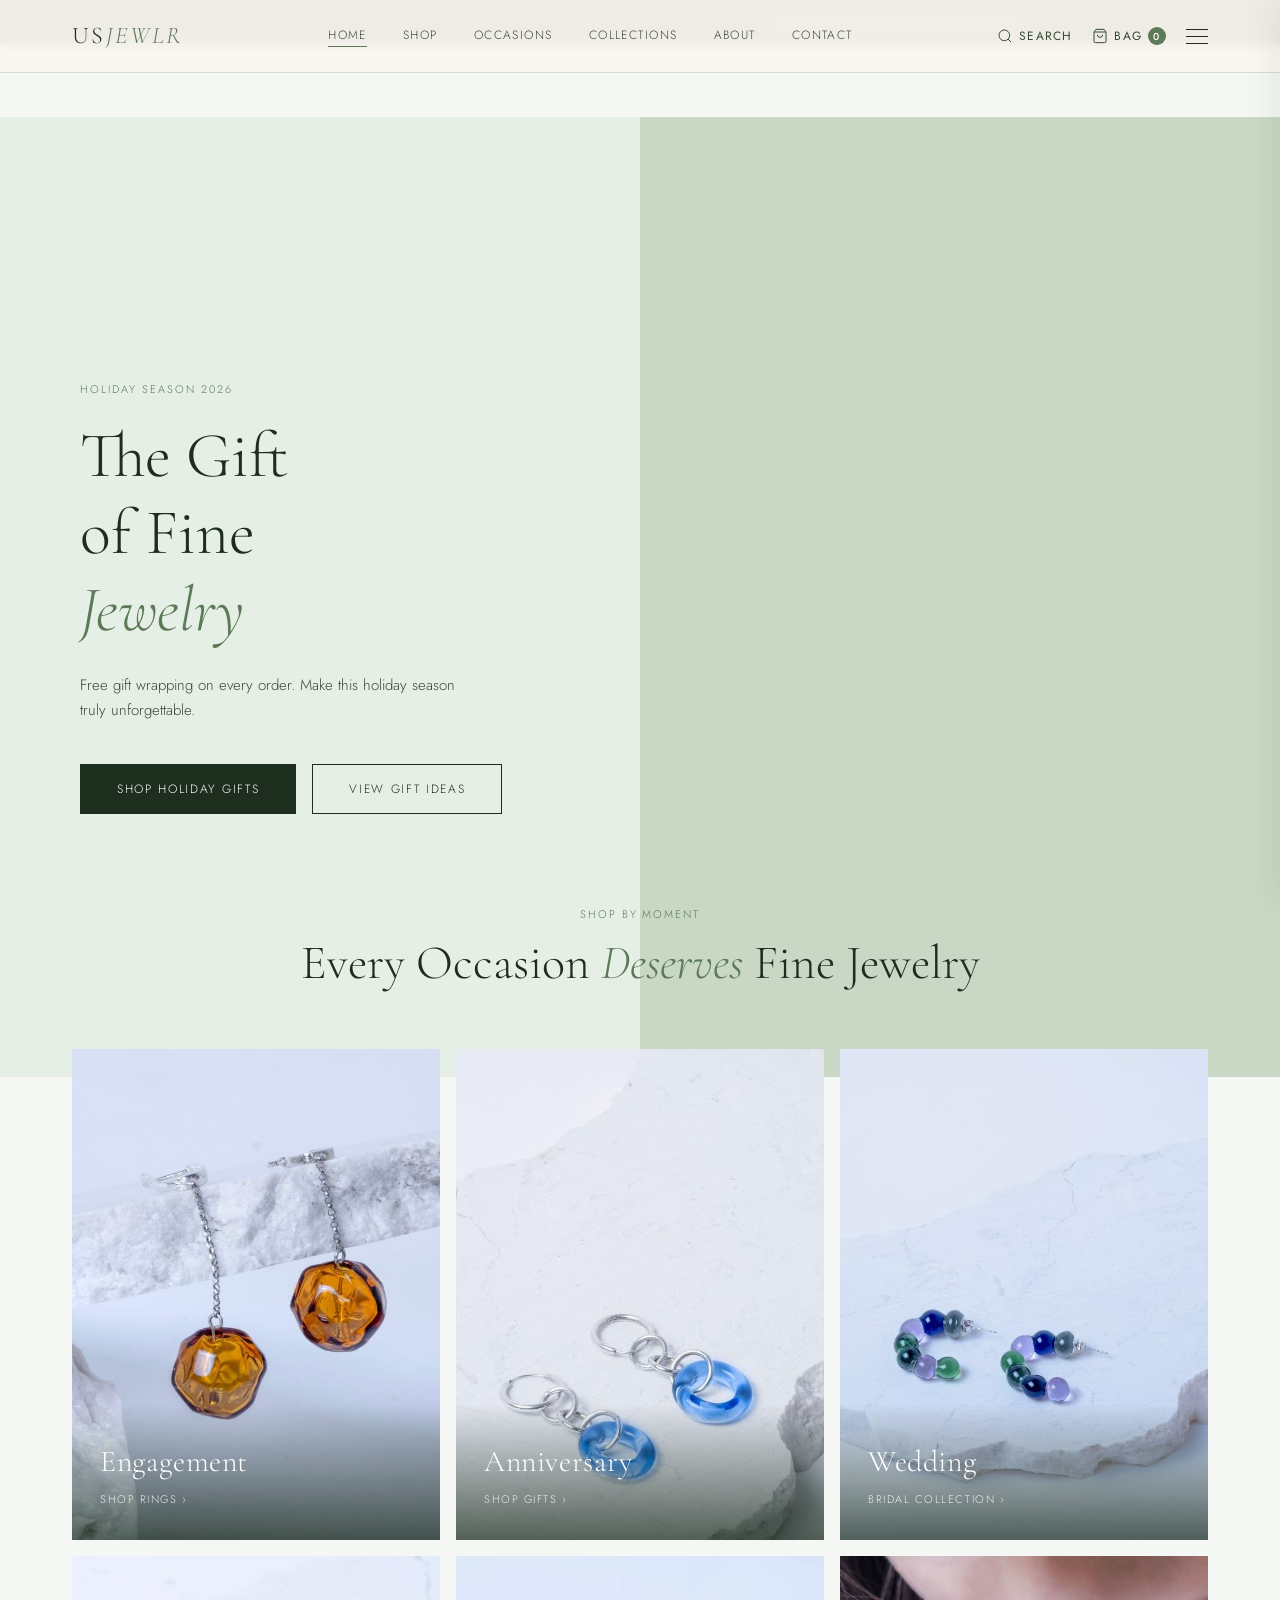
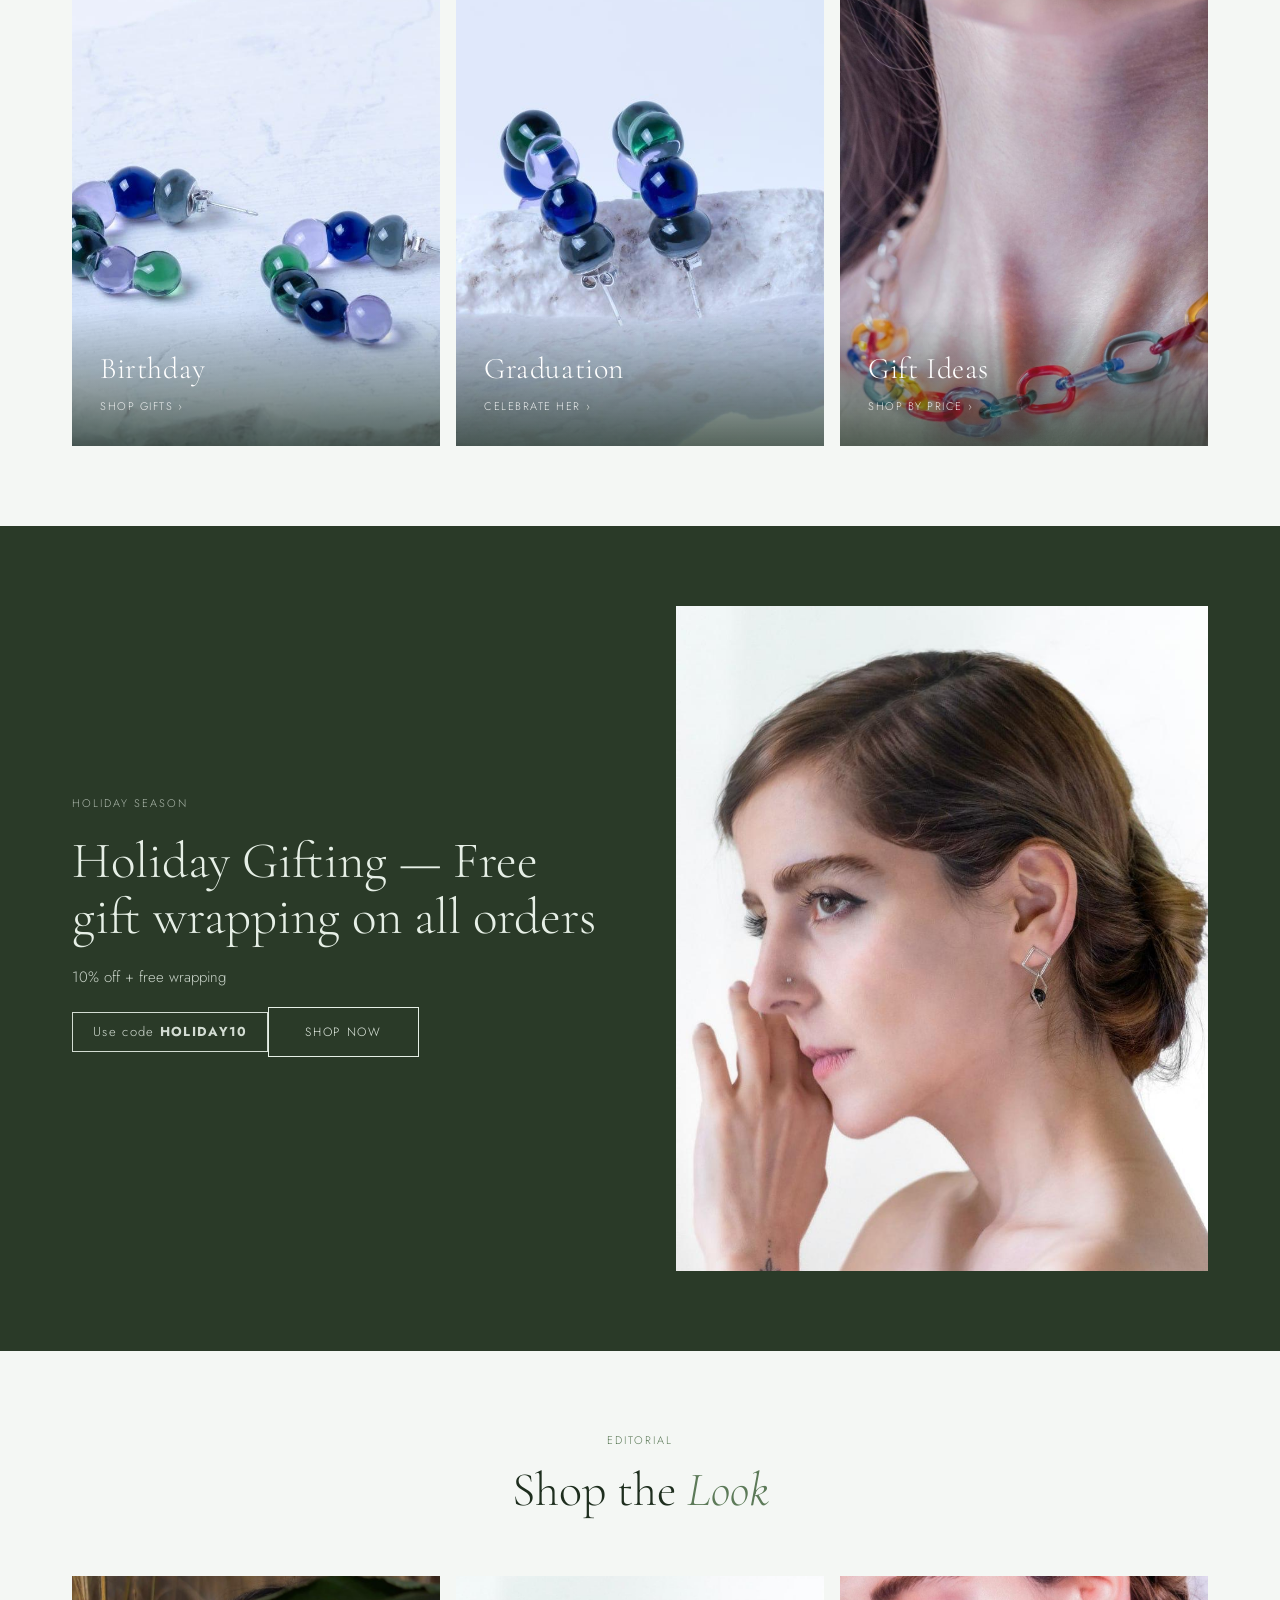
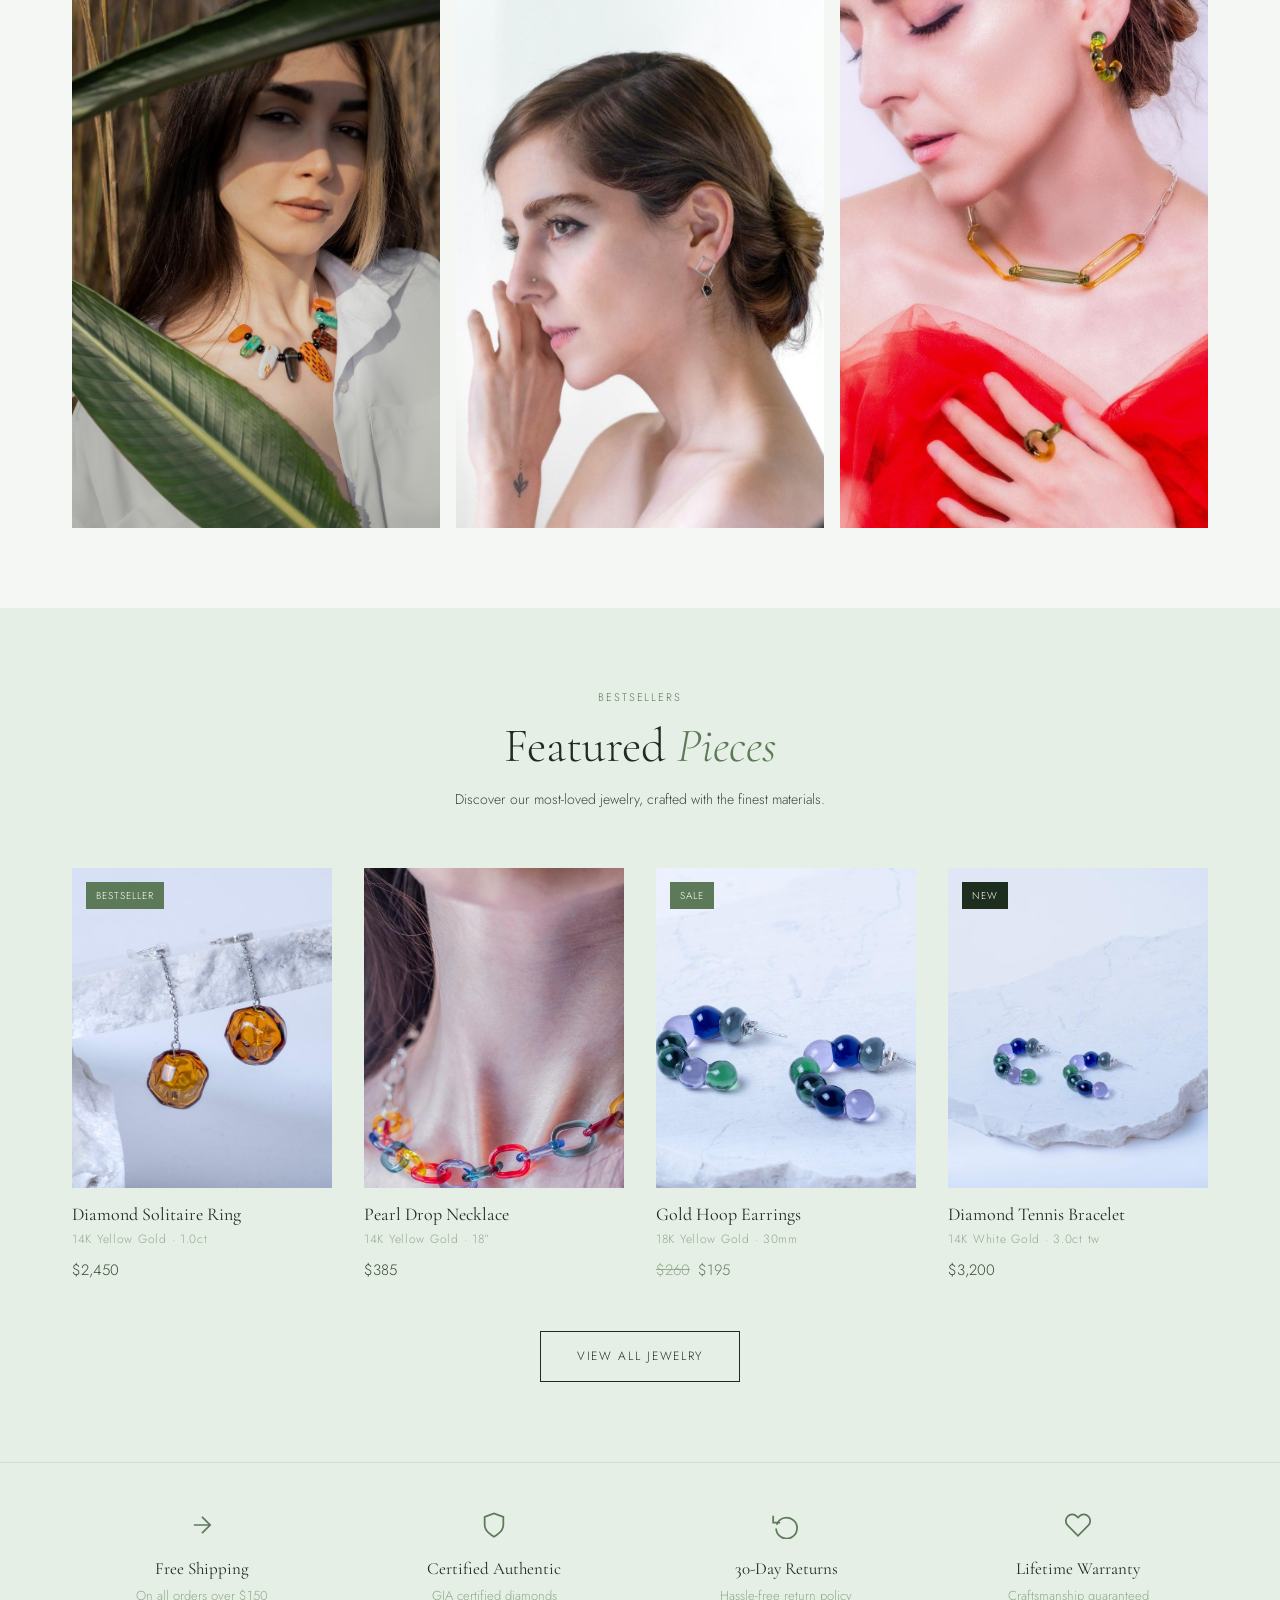
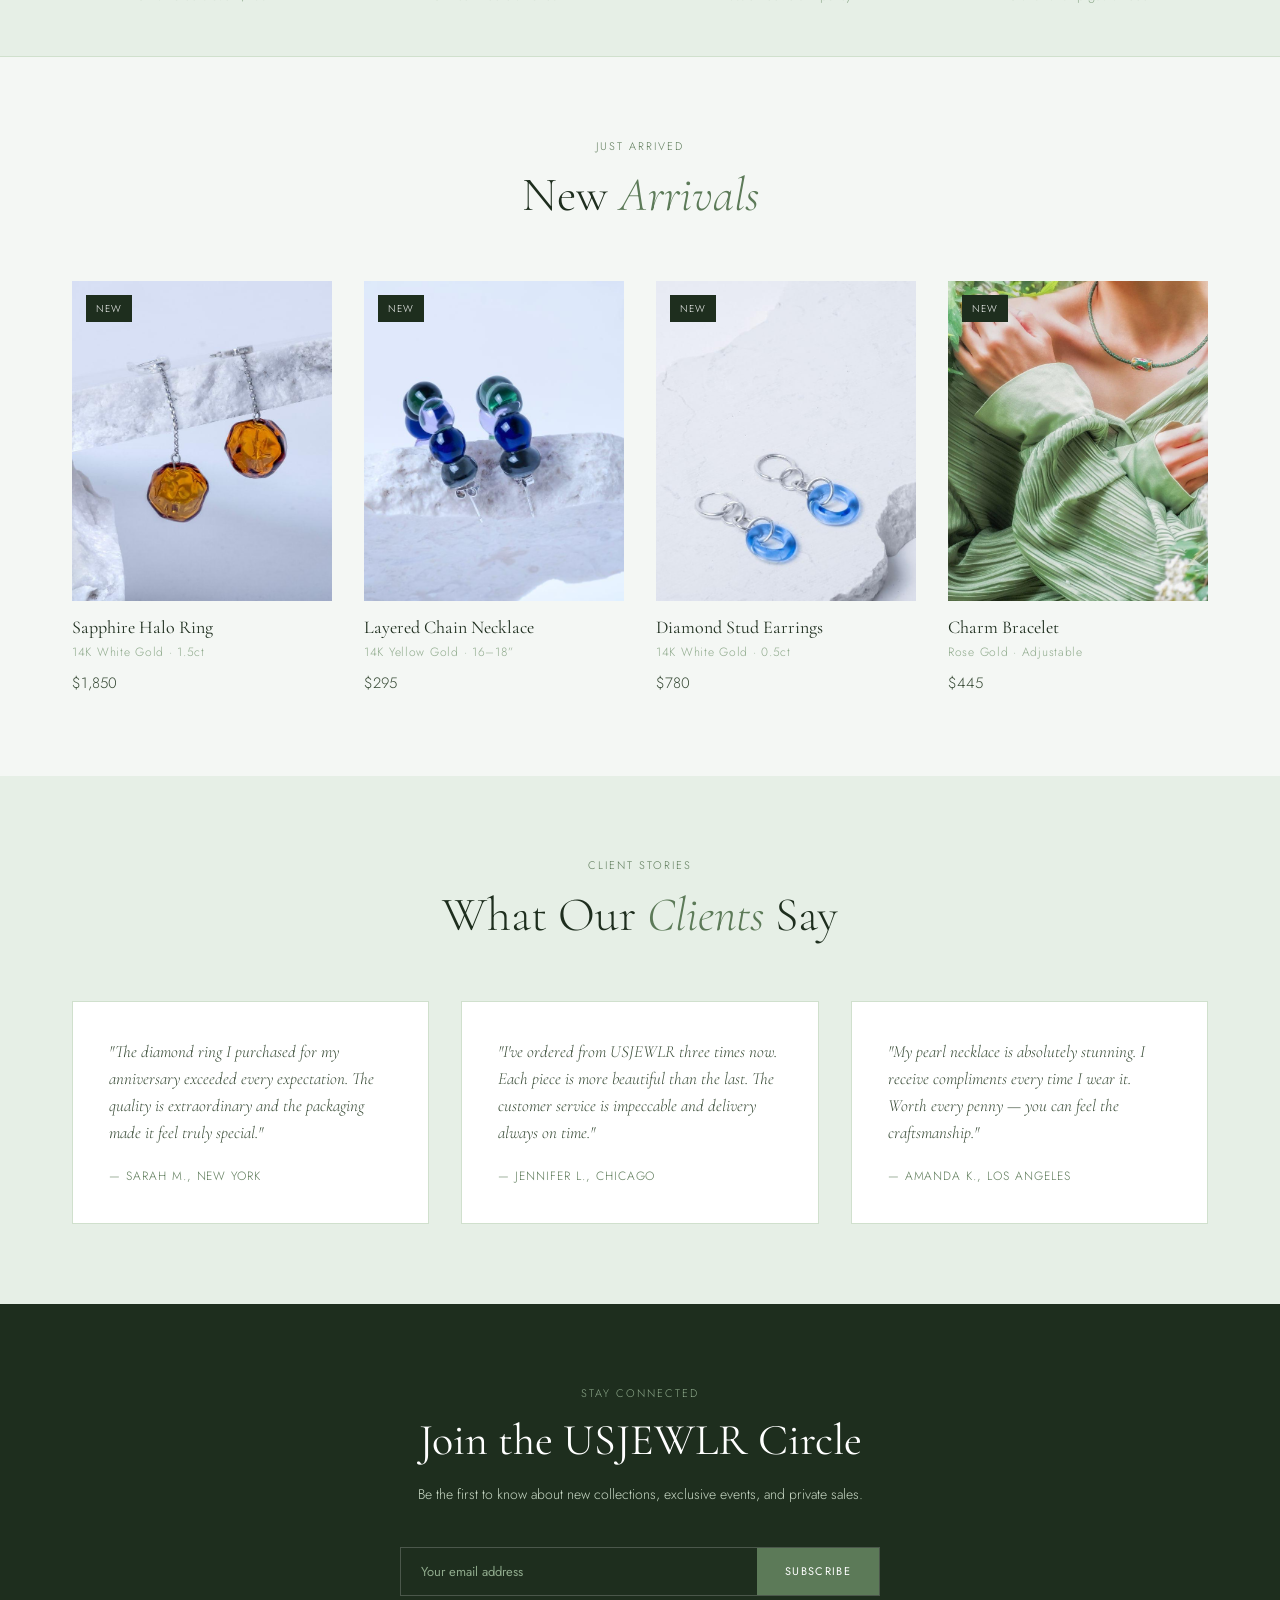
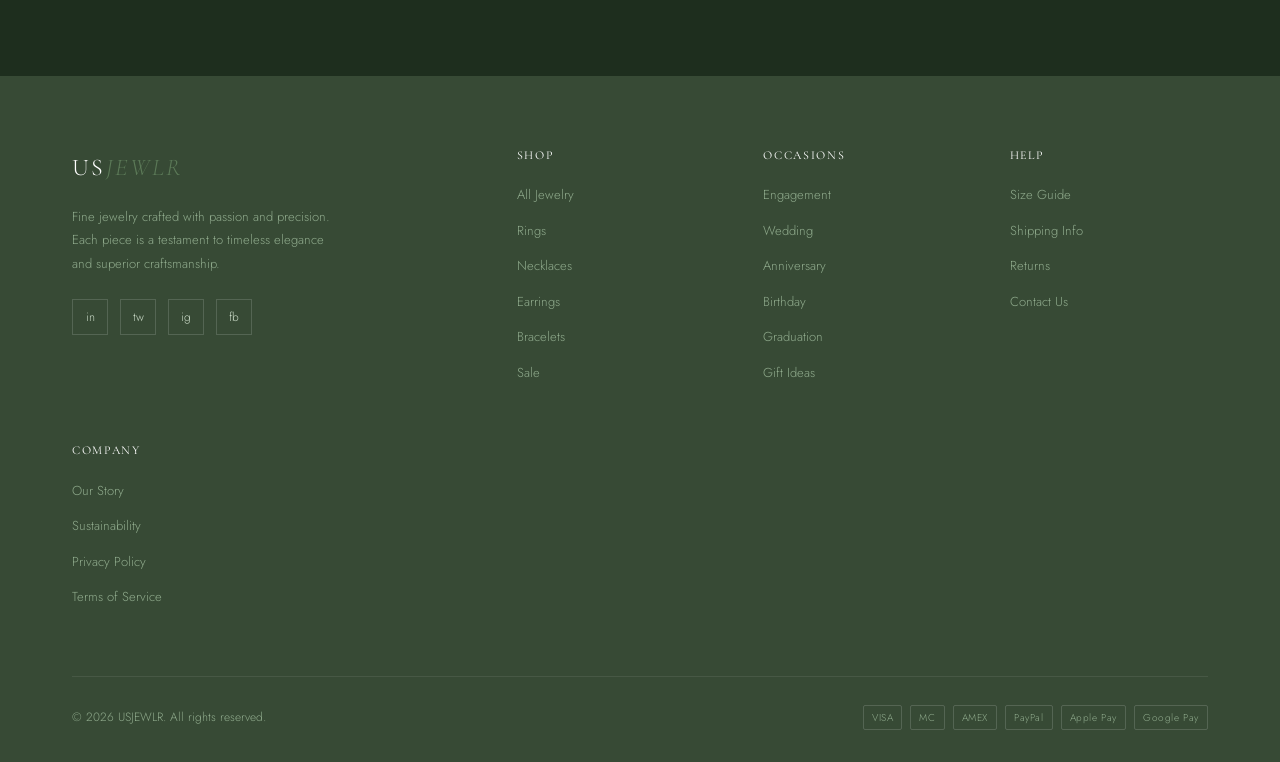
<file: index.html>
<!DOCTYPE html>
<html lang="en">
<head>
  <meta charset="UTF-8">
  <meta name="viewport" content="width=device-width, initial-scale=1.0">
  <title>USJEWLR — Fine Jewelry</title>
  <link rel="stylesheet" href="style.css">
</head>
<body>

<div class="page-transition" id="page-transition"></div>
<div class="announcement" id="announcement-bar"></div>

<header id="header">
  <div class="header-inner">
    <a href="index.html" class="logo">US<span>JEWLR</span></a>
    <nav id="main-nav">
      <a href="index.html" class="active">Home</a>
      <a href="shop.html">Shop</a>
      <a href="shop.html?occ=occasions">Occasions</a>
      <a href="product.html">Collections</a>
      <a href="about.html">About</a>
      <a href="contact.html">Contact</a>
    </nav>
    <div class="header-actions">
      <button onclick="window.location.href='shop.html'">
        <svg width="16" height="16" viewBox="0 0 24 24" fill="none" stroke="currentColor" stroke-width="1.5"><circle cx="11" cy="11" r="8"/><path d="m21 21-4.35-4.35"/></svg>
        Search
      </button>
      <button id="btn-open-cart">
        <svg width="16" height="16" viewBox="0 0 24 24" fill="none" stroke="currentColor" stroke-width="1.5"><path d="M6 2 3 6v14a2 2 0 0 0 2 2h14a2 2 0 0 0 2-2V6l-3-4z"/><line x1="3" y1="6" x2="21" y2="6"/><path d="M16 10a4 4 0 0 1-8 0"/></svg>
        Bag <span class="cart-count">0</span>
      </button>
      <button class="hamburger" id="hamburger" aria-label="Menu"><span></span><span></span><span></span></button>
    </div>
  </div>
</header>

<!-- Hero -->
<section class="hero">
  <div class="hero-content" id="hero-content"></div>
  <div class="hero-image hero-img-anim" id="hero-media">
    <img src="images/hero.jpg" alt="Fine jewelry collection" id="hero-photo">
    <video id="hero-video" muted playsinline preload="auto"></video>
  </div>
</section>

<!-- Shop by Occasion -->
<section class="section occasions-section">
  <div class="container">
    <div class="section-header">
      <span class="section-label">Shop by Moment</span>
      <h2>Every Occasion <em>Deserves</em> Fine Jewelry</h2>
    </div>
    <div class="occasions-grid">
      <a href="shop.html?occ=engagement" class="occasion-card">
        <img src="images/prod-1.jpg" alt="Engagement">
        <div class="occasion-overlay">
          <h3>Engagement</h3>
          <span>Shop Rings &rsaquo;</span>
        </div>
      </a>
      <a href="shop.html?occ=anniversary" class="occasion-card">
        <img src="images/prod-7.jpg" alt="Anniversary">
        <div class="occasion-overlay">
          <h3>Anniversary</h3>
          <span>Shop Gifts &rsaquo;</span>
        </div>
      </a>
      <a href="shop.html?occ=wedding" class="occasion-card">
        <img src="images/prod-4.jpg" alt="Wedding">
        <div class="occasion-overlay">
          <h3>Wedding</h3>
          <span>Bridal Collection &rsaquo;</span>
        </div>
      </a>
      <a href="shop.html?occ=birthday" class="occasion-card">
        <img src="images/prod-3.jpg" alt="Birthday">
        <div class="occasion-overlay">
          <h3>Birthday</h3>
          <span>Shop Gifts &rsaquo;</span>
        </div>
      </a>
      <a href="shop.html?occ=graduation" class="occasion-card">
        <img src="images/prod-6.jpg" alt="Graduation">
        <div class="occasion-overlay">
          <h3>Graduation</h3>
          <span>Celebrate Her &rsaquo;</span>
        </div>
      </a>
      <a href="shop.html?occ=gifts" class="occasion-card">
        <img src="images/prod-2.jpg" alt="Gift Ideas">
        <div class="occasion-overlay">
          <h3>Gift Ideas</h3>
          <span>Shop by Price &rsaquo;</span>
        </div>
      </a>
    </div>
  </div>
</section>

<!-- Event / Season Feature Banner (JS-populated) -->
<div id="event-feature-banner"></div>

<!-- Shop the Look -->
<section class="section stl-section">
  <div class="container">
    <div class="section-header">
      <span class="section-label">Editorial</span>
      <h2>Shop the <em>Look</em></h2>
    </div>
    <div class="stl-grid">
      <div class="stl-card">
        <img src="images/hero.jpg" alt="The Classic Look">
        <div class="stl-overlay">
          <p>The Classic Look</p>
          <a href="shop.html" class="btn">Shop Now</a>
        </div>
      </div>
      <div class="stl-card">
        <img src="images/detail-main.jpg" alt="The Statement Look">
        <div class="stl-overlay">
          <p>The Statement Look</p>
          <a href="shop.html" class="btn">Shop Now</a>
        </div>
      </div>
      <div class="stl-card">
        <img src="images/hero-product.jpg" alt="The Full Set">
        <div class="stl-overlay">
          <p>The Full Set</p>
          <a href="shop.html" class="btn">Shop Now</a>
        </div>
      </div>
    </div>
  </div>
</section>

<!-- Featured Products -->
<section class="section" style="background:var(--beige)">
  <div class="container">
    <div class="section-header">
      <span class="section-label">Bestsellers</span>
      <h2>Featured <em>Pieces</em></h2>
      <p>Discover our most-loved jewelry, crafted with the finest materials.</p>
    </div>
    <div class="products-grid">
      <div class="product-card" onclick="window.location='product.html'">
        <div class="product-card-image">
          <img src="images/prod-1.jpg" alt="Diamond Solitaire Ring">
          <span class="product-badge sale">Bestseller</span>
          <div class="product-actions">
            <button class="btn-cart" onclick="event.stopPropagation();addToCart('r001','Diamond Solitaire Ring',2450,'images/prod-1.jpg','14K Yellow Gold')">Add to Bag</button>
            <button class="btn-wishlist">Save to Wishlist</button>
          </div>
        </div>
        <div class="product-info">
          <h4>Diamond Solitaire Ring</h4>
          <div class="product-sub">14K Yellow Gold &middot; 1.0ct</div>
          <div class="product-price">$2,450</div>
        </div>
      </div>
      <div class="product-card" onclick="window.location='product.html'">
        <div class="product-card-image">
          <img src="images/prod-2.jpg" alt="Pearl Drop Necklace">
          <div class="product-actions">
            <button class="btn-cart" onclick="event.stopPropagation();addToCart('n001','Pearl Drop Necklace',385,'images/prod-2.jpg','14K Yellow Gold')">Add to Bag</button>
            <button class="btn-wishlist">Save to Wishlist</button>
          </div>
        </div>
        <div class="product-info">
          <h4>Pearl Drop Necklace</h4>
          <div class="product-sub">14K Yellow Gold &middot; 18&rdquo;</div>
          <div class="product-price">$385</div>
        </div>
      </div>
      <div class="product-card" onclick="window.location='product.html'">
        <div class="product-card-image">
          <img src="images/prod-3.jpg" alt="Gold Hoop Earrings">
          <span class="product-badge sale">Sale</span>
          <div class="product-actions">
            <button class="btn-cart" onclick="event.stopPropagation();addToCart('e001','Gold Hoop Earrings',195,'images/prod-3.jpg','18K Yellow Gold')">Add to Bag</button>
            <button class="btn-wishlist">Save to Wishlist</button>
          </div>
        </div>
        <div class="product-info">
          <h4>Gold Hoop Earrings</h4>
          <div class="product-sub">18K Yellow Gold &middot; 30mm</div>
          <div class="product-price"><span class="original">$260</span><span class="sale-price">$195</span></div>
        </div>
      </div>
      <div class="product-card" onclick="window.location='product.html'">
        <div class="product-card-image">
          <img src="images/prod-4.jpg" alt="Tennis Bracelet">
          <span class="product-badge">New</span>
          <div class="product-actions">
            <button class="btn-cart" onclick="event.stopPropagation();addToCart('b001','Diamond Tennis Bracelet',3200,'images/prod-4.jpg','14K White Gold')">Add to Bag</button>
            <button class="btn-wishlist">Save to Wishlist</button>
          </div>
        </div>
        <div class="product-info">
          <h4>Diamond Tennis Bracelet</h4>
          <div class="product-sub">14K White Gold &middot; 3.0ct tw</div>
          <div class="product-price">$3,200</div>
        </div>
      </div>
    </div>
    <div style="text-align:center;margin-top:48px">
      <a href="shop.html" class="btn">View All Jewelry</a>
    </div>
  </div>
</section>

<!-- Features Strip -->
<div class="features-strip">
  <div class="container">
    <div class="features-grid">
      <div class="feature-item">
        <svg viewBox="0 0 24 24" fill="none" stroke="currentColor" stroke-width="1.5"><path d="M5 12h14M12 5l7 7-7 7"/></svg>
        <h5>Free Shipping</h5>
        <p>On all orders over $150</p>
      </div>
      <div class="feature-item">
        <svg viewBox="0 0 24 24" fill="none" stroke="currentColor" stroke-width="1.5"><path d="M12 22s8-4 8-10V5l-8-3-8 3v7c0 6 8 10 8 10z"/></svg>
        <h5>Certified Authentic</h5>
        <p>GIA certified diamonds</p>
      </div>
      <div class="feature-item">
        <svg viewBox="0 0 24 24" fill="none" stroke="currentColor" stroke-width="1.5"><polyline points="1 4 1 10 7 10"/><path d="M3.51 15a9 9 0 1 0 .49-3.25"/></svg>
        <h5>30-Day Returns</h5>
        <p>Hassle-free return policy</p>
      </div>
      <div class="feature-item">
        <svg viewBox="0 0 24 24" fill="none" stroke="currentColor" stroke-width="1.5"><path d="M20.84 4.61a5.5 5.5 0 0 0-7.78 0L12 5.67l-1.06-1.06a5.5 5.5 0 0 0-7.78 7.78l1.06 1.06L12 21.23l7.78-7.78 1.06-1.06a5.5 5.5 0 0 0 0-7.78z"/></svg>
        <h5>Lifetime Warranty</h5>
        <p>Craftsmanship guaranteed</p>
      </div>
    </div>
  </div>
</div>

<!-- New Arrivals -->
<section class="section">
  <div class="container">
    <div class="section-header">
      <span class="section-label">Just Arrived</span>
      <h2>New <em>Arrivals</em></h2>
    </div>
    <div class="products-grid">
      <div class="product-card" onclick="window.location='product.html'">
        <div class="product-card-image">
          <img src="images/prod-5.jpg" alt="Sapphire Ring">
          <span class="product-badge">New</span>
          <div class="product-actions">
            <button class="btn-cart" onclick="event.stopPropagation();addToCart('r002','Sapphire Halo Ring',1850,'images/prod-5.jpg','14K White Gold')">Add to Bag</button>
            <button class="btn-wishlist">Save to Wishlist</button>
          </div>
        </div>
        <div class="product-info">
          <h4>Sapphire Halo Ring</h4>
          <div class="product-sub">14K White Gold &middot; 1.5ct</div>
          <div class="product-price">$1,850</div>
        </div>
      </div>
      <div class="product-card" onclick="window.location='product.html'">
        <div class="product-card-image">
          <img src="images/prod-6.jpg" alt="Layered Chain Necklace">
          <span class="product-badge">New</span>
          <div class="product-actions">
            <button class="btn-cart" onclick="event.stopPropagation();addToCart('n002','Layered Chain Necklace',295,'images/prod-6.jpg','14K Yellow Gold')">Add to Bag</button>
            <button class="btn-wishlist">Save to Wishlist</button>
          </div>
        </div>
        <div class="product-info">
          <h4>Layered Chain Necklace</h4>
          <div class="product-sub">14K Yellow Gold &middot; 16&ndash;18&rdquo;</div>
          <div class="product-price">$295</div>
        </div>
      </div>
      <div class="product-card" onclick="window.location='product.html'">
        <div class="product-card-image">
          <img src="images/prod-7.jpg" alt="Stud Earrings">
          <span class="product-badge">New</span>
          <div class="product-actions">
            <button class="btn-cart" onclick="event.stopPropagation();addToCart('e002','Diamond Stud Earrings',780,'images/prod-7.jpg','14K White Gold')">Add to Bag</button>
            <button class="btn-wishlist">Save to Wishlist</button>
          </div>
        </div>
        <div class="product-info">
          <h4>Diamond Stud Earrings</h4>
          <div class="product-sub">14K White Gold &middot; 0.5ct</div>
          <div class="product-price">$780</div>
        </div>
      </div>
      <div class="product-card" onclick="window.location='product.html'">
        <div class="product-card-image">
          <img src="images/prod-8.jpg" alt="Charm Bracelet">
          <span class="product-badge">New</span>
          <div class="product-actions">
            <button class="btn-cart" onclick="event.stopPropagation();addToCart('b002','Charm Bracelet',445,'images/prod-8.jpg','Rose Gold')">Add to Bag</button>
            <button class="btn-wishlist">Save to Wishlist</button>
          </div>
        </div>
        <div class="product-info">
          <h4>Charm Bracelet</h4>
          <div class="product-sub">Rose Gold &middot; Adjustable</div>
          <div class="product-price">$445</div>
        </div>
      </div>
    </div>
  </div>
</section>

<!-- Testimonials -->
<section class="section testimonials">
  <div class="container">
    <div class="section-header">
      <span class="section-label">Client Stories</span>
      <h2>What Our <em>Clients</em> Say</h2>
    </div>
    <div class="testimonials-grid">
      <div class="testimonial-card">
        <blockquote>"The diamond ring I purchased for my anniversary exceeded every expectation. The quality is extraordinary and the packaging made it feel truly special."</blockquote>
        <div class="testimonial-author">&mdash; Sarah M., New York</div>
      </div>
      <div class="testimonial-card">
        <blockquote>"I've ordered from USJEWLR three times now. Each piece is more beautiful than the last. The customer service is impeccable and delivery always on time."</blockquote>
        <div class="testimonial-author">&mdash; Jennifer L., Chicago</div>
      </div>
      <div class="testimonial-card">
        <blockquote>"My pearl necklace is absolutely stunning. I receive compliments every time I wear it. Worth every penny &mdash; you can feel the craftsmanship."</blockquote>
        <div class="testimonial-author">&mdash; Amanda K., Los Angeles</div>
      </div>
    </div>
  </div>
</section>

<!-- Newsletter -->
<section class="newsletter">
  <div class="container">
    <span class="section-label">Stay Connected</span>
    <h2>Join the USJEWLR Circle</h2>
    <p>Be the first to know about new collections, exclusive events, and private sales.</p>
    <form class="newsletter-form">
      <input type="email" placeholder="Your email address">
      <button type="submit">Subscribe</button>
    </form>
  </div>
</section>

<!-- Footer -->
<footer>
  <div class="container">
    <div class="footer-grid">
      <div class="footer-brand">
        <div class="logo">US<span>JEWLR</span></div>
        <p>Fine jewelry crafted with passion and precision. Each piece is a testament to timeless elegance and superior craftsmanship.</p>
        <div class="footer-social">
          <a href="#">in</a><a href="#">tw</a><a href="#">ig</a><a href="#">fb</a>
        </div>
      </div>
      <div class="footer-col">
        <h5>Shop</h5>
        <ul>
          <li><a href="shop.html">All Jewelry</a></li>
          <li><a href="shop.html?cat=rings">Rings</a></li>
          <li><a href="shop.html?cat=necklaces">Necklaces</a></li>
          <li><a href="shop.html?cat=earrings">Earrings</a></li>
          <li><a href="shop.html?cat=bracelets">Bracelets</a></li>
          <li><a href="shop.html?sale=true">Sale</a></li>
        </ul>
      </div>
      <div class="footer-col">
        <h5>Occasions</h5>
        <ul>
          <li><a href="shop.html?occ=engagement">Engagement</a></li>
          <li><a href="shop.html?occ=wedding">Wedding</a></li>
          <li><a href="shop.html?occ=anniversary">Anniversary</a></li>
          <li><a href="shop.html?occ=birthday">Birthday</a></li>
          <li><a href="shop.html?occ=graduation">Graduation</a></li>
          <li><a href="shop.html?occ=gifts">Gift Ideas</a></li>
        </ul>
      </div>
      <div class="footer-col">
        <h5>Help</h5>
        <ul>
          <li><a href="#">Size Guide</a></li>
          <li><a href="#">Shipping Info</a></li>
          <li><a href="#">Returns</a></li>
          <li><a href="contact.html">Contact Us</a></li>
        </ul>
      </div>
      <div class="footer-col">
        <h5>Company</h5>
        <ul>
          <li><a href="about.html">Our Story</a></li>
          <li><a href="#">Sustainability</a></li>
          <li><a href="#">Privacy Policy</a></li>
          <li><a href="#">Terms of Service</a></li>
        </ul>
      </div>
    </div>
    <div class="footer-bottom">
      <span>&copy; 2026 USJEWLR. All rights reserved.</span>
      <div class="payment-icons">
        <span>VISA</span><span>MC</span><span>AMEX</span><span>PayPal</span><span>Apple Pay</span><span>Google Pay</span>
      </div>
    </div>
  </div>
</footer>

<!-- Cart Drawer -->
<div class="cart-overlay" id="cart-overlay"></div>
<div class="cart-drawer" id="cart-drawer">
  <div class="drawer-header">
    <h3>Your Bag</h3>
    <button class="drawer-close" onclick="closeCartDrawer()">&times;</button>
  </div>
  <div class="drawer-items" id="drawer-items"></div>
  <div class="drawer-footer">
    <div class="drawer-total"><span>Total</span><span id="drawer-total">$0.00</span></div>
    <a href="cart.html" class="btn btn-filled">View Bag</a>
    <a href="checkout.html" class="btn">Checkout</a>
  </div>
</div>

<script src="events-config.js"></script>
<script src="script.js"></script>
<script>
  /* ── Hero content from events-config ── */
  (function() {
    var today = new Date().toISOString().slice(0,10);
    var ev = null;
    if (typeof PROMO_EVENTS !== 'undefined') {
      for (var i = 0; i < PROMO_EVENTS.length; i++) {
        var e = PROMO_EVENTS[i];
        if (e.active || (today >= e.start && today <= e.end)) { ev = e; break; }
      }
    }
    var h = (ev && ev.hero) ? ev.hero : (typeof DEFAULT_PROMO !== 'undefined' ? DEFAULT_PROMO.hero : null);
    if (!h) return;
    var el = document.getElementById('hero-content');
    if (!el) return;
    el.innerHTML =
      '<span class="section-label hero-anim-1">' + h.label + '</span>' +
      '<h1 class="hero-anim-2">' + h.headline + '</h1>' +
      '<p class="hero-anim-3">' + h.sub + '</p>' +
      '<div class="hero-cta hero-anim-4">' +
        '<a href="' + h.ctaLink + '" class="btn btn-filled">' + h.cta + '</a>' +
        (h.cta2 ? '<a href="' + h.cta2Link + '" class="btn">' + h.cta2 + '</a>' : '') +
      '</div>';
  })();

  /* ── Hero video playlist ── */
  (function() {
    var photo = document.getElementById('hero-photo');
    var video = document.getElementById('hero-video');
    if (!photo || !video) return;
    var playlist = ['images/hero-video.mp4','images/hero-video-2.mp4','images/hero-video-3.mp4'];
    var current = 0;
    function playNext() {
      video.src = playlist[current];
      video.load();
      video.play().catch(function(){});
      current = (current + 1) % playlist.length;
    }
    video.addEventListener('ended', playNext);
    setTimeout(function() {
      photo.style.opacity = '0';
      video.style.opacity = '1';
      playNext();
    }, 2000);
  })();

  /* ── Event Feature Banner ── */
  (function() {
    var el = document.getElementById('event-feature-banner');
    if (!el || typeof PROMO_EVENTS === 'undefined') return;

    var today = new Date().toISOString().slice(0,10);
    var event = null;
    for (var i = 0; i < PROMO_EVENTS.length; i++) {
      var e = PROMO_EVENTS[i];
      if (e.active || (today >= e.start && today <= e.end)) { event = e; break; }
    }

    var bg, color, tag, headline, sub, code, img;
    if (event) {
      bg = event.bg; color = event.color;
      tag = event.name;
      headline = event.message;
      sub = event.discount;
      code = event.code;
      img = 'images/detail-main.jpg';
    } else {
      bg = 'var(--dark)'; color = 'var(--cream)';
      tag = 'Bridal Collection';
      headline = 'The Ring She Has Always Dreamed Of';
      sub = 'Handcrafted engagement rings &amp; bridal sets';
      code = '';
      img = 'images/prod-1.jpg';
    }

    el.innerHTML =
      '<div class="efb-wrap" style="background:' + bg + ';color:' + color + '">' +
        '<div class="efb-inner">' +
          '<div class="efb-text">' +
            '<span class="efb-tag" style="color:' + color + ';opacity:.7">' + tag + '</span>' +
            '<h2>' + headline + '</h2>' +
            '<p>' + sub + '</p>' +
            (code ? '<div class="efb-code">Use code <strong>' + code + '</strong></div>' : '') +
            '<a href="shop.html" class="btn" style="border-color:' + color + ';color:' + color + '">Shop Now</a>' +
          '</div>' +
          '<div class="efb-image"><img src="' + img + '" alt=""></div>' +
        '</div>' +
      '</div>';
  })();
</script>
</body>
</html>
</file>
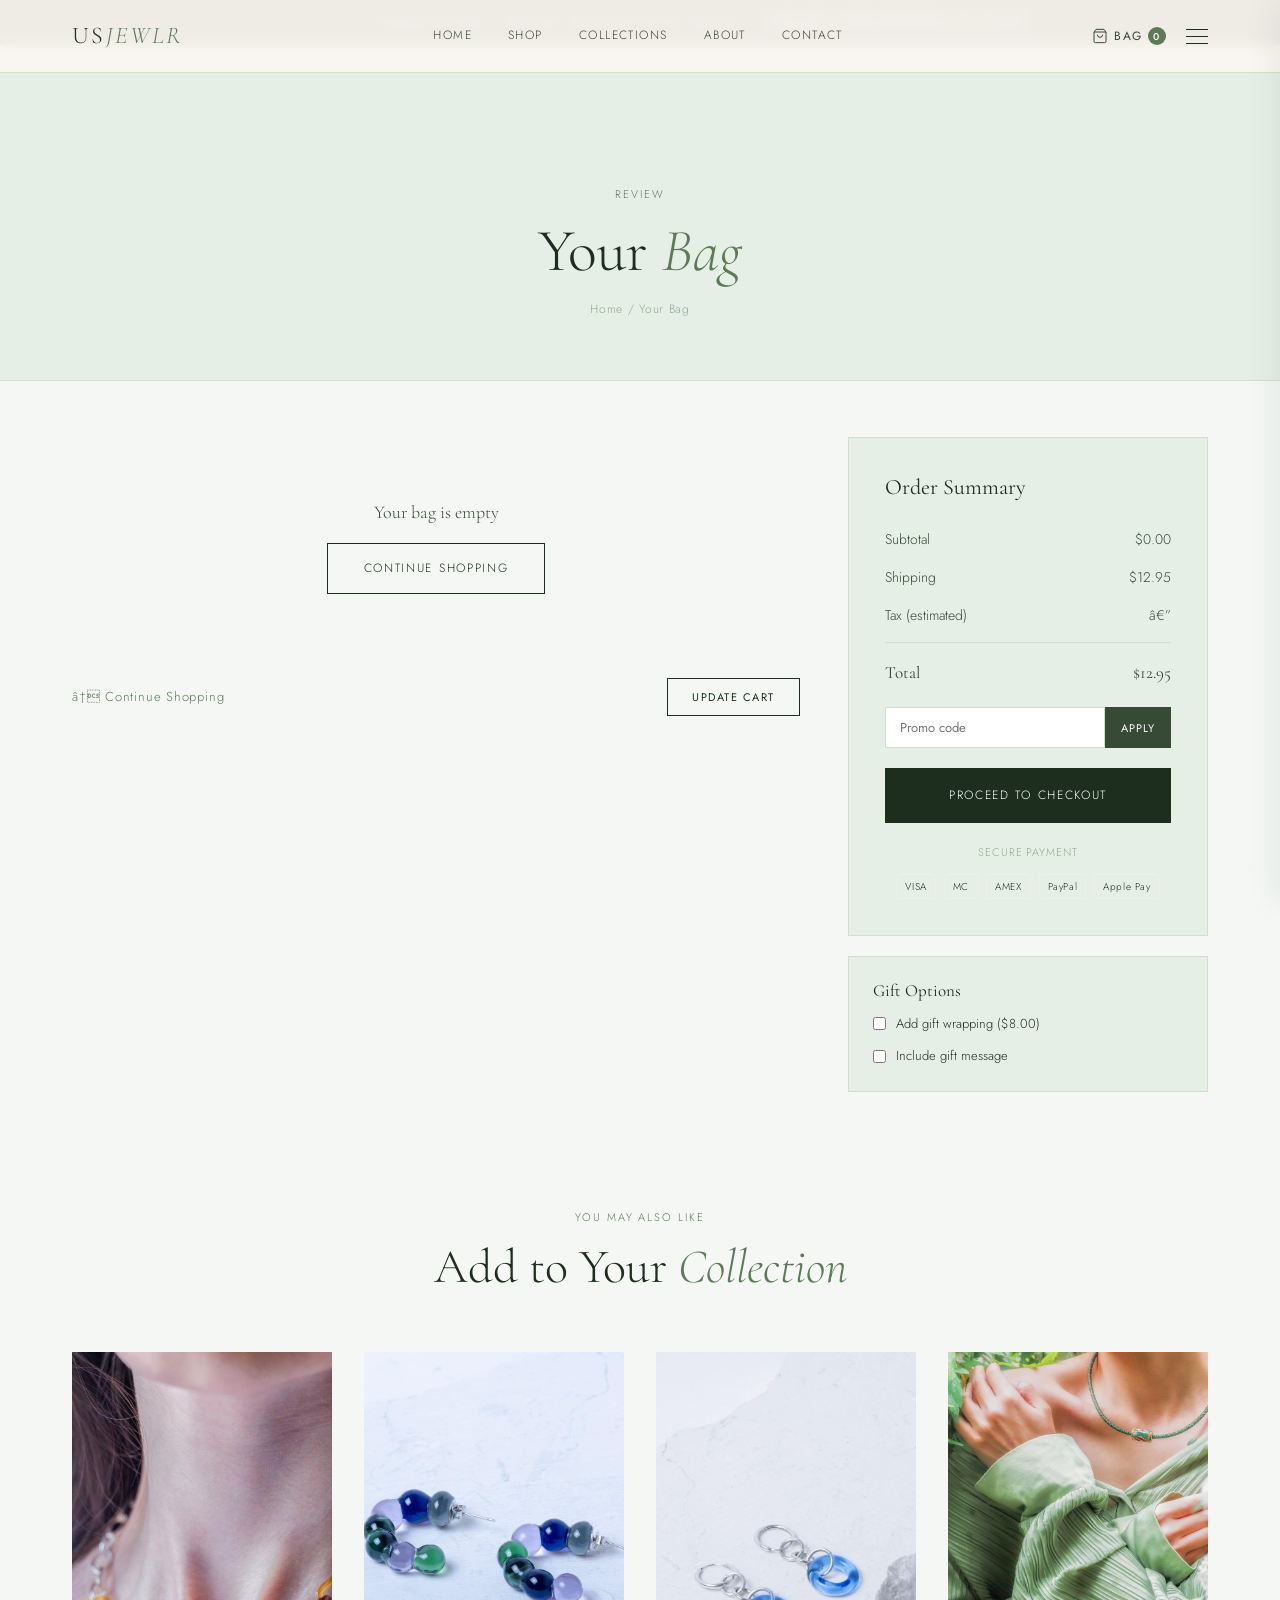
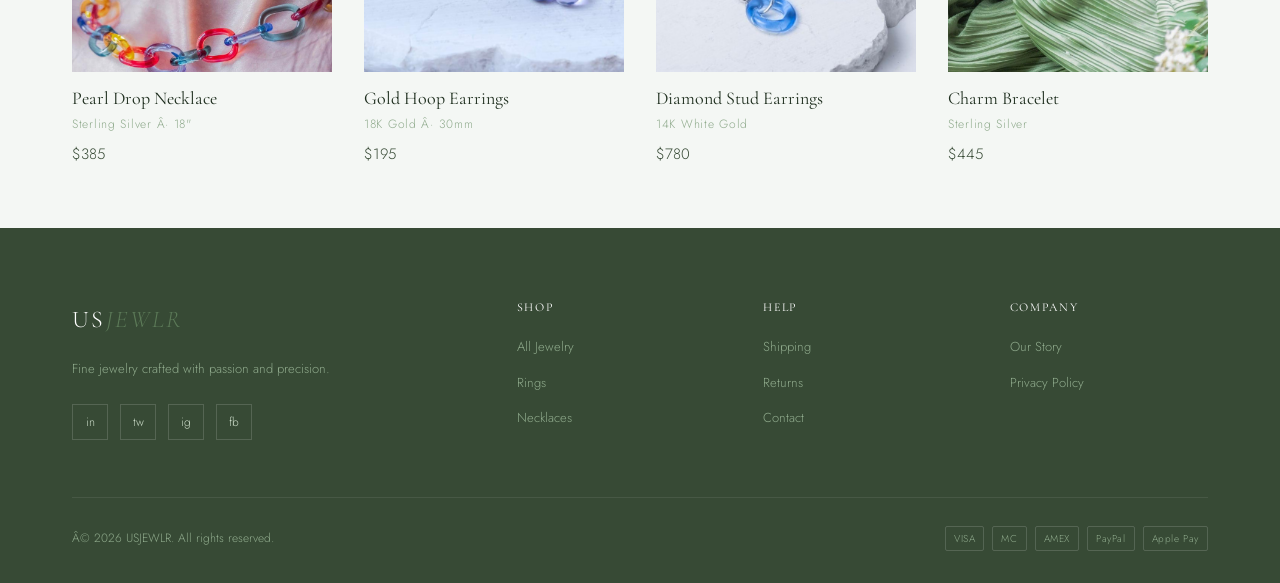
<file: cart.html>
<!DOCTYPE html>
<html lang="en">
<head>
  <meta charset="UTF-8">
  <meta name="viewport" content="width=device-width, initial-scale=1.0">
  <title>Your Bag â€” USJEWLR</title>
  <link rel="stylesheet" href="style.css">
</head>
<body>

<div class="page-transition" id="page-transition"></div>
<div class="announcement" id="announcement-bar"></div>

<header id="header">
  <div class="header-inner">
    <a href="index.html" class="logo">US<span>JEWLR</span></a>
    <nav id="main-nav">
      <a href="index.html">Home</a>
      <a href="shop.html">Shop</a>
      <a href="product.html">Collections</a>
      <a href="about.html">About</a>
      <a href="contact.html">Contact</a>
    </nav>
    <div class="header-actions">
      <button id="btn-open-cart">
        <svg width="16" height="16" viewBox="0 0 24 24" fill="none" stroke="currentColor" stroke-width="1.5"><path d="M6 2 3 6v14a2 2 0 0 0 2 2h14a2 2 0 0 0 2-2V6l-3-4z"/><line x1="3" y1="6" x2="21" y2="6"/><path d="M16 10a4 4 0 0 1-8 0"/></svg>
        Bag <span class="cart-count">0</span>
      </button>
      <button class="hamburger" id="hamburger"><span></span><span></span><span></span></button>
    </div>
  </div>
</header>

<div class="page-hero">
  <div class="container">
    <span class="section-label">Review</span>
    <h1>Your <em style="font-style:italic;color:var(--stone)">Bag</em></h1>
    <div class="breadcrumb"><a href="index.html">Home</a> / Your Bag</div>
  </div>
</div>

<main class="container">
  <div class="cart-layout">
    <div class="cart-items">
      <div id="cart-items-container"></div>
      <div style="margin-top:24px;display:flex;justify-content:space-between;align-items:center">
        <a href="shop.html" style="font-size:13px;color:var(--stone);letter-spacing:.06em">â† Continue Shopping</a>
        <button onclick="showToast('Cart updated')" class="btn" style="padding:10px 24px;font-size:11px">Update Cart</button>
      </div>
    </div>

    <div>
      <div class="cart-summary">
        <h3>Order Summary</h3>
        <div class="summary-row"><span>Subtotal</span><span id="cart-subtotal">$0.00</span></div>
        <div class="summary-row"><span>Shipping</span><span id="cart-shipping">$0.00</span></div>
        <div class="summary-row"><span>Tax (estimated)</span><span id="cart-tax">â€”</span></div>
        <div class="summary-row total"><span>Total</span><span id="cart-total">$0.00</span></div>

        <div class="promo-field">
          <input type="text" id="promo-input" placeholder="Promo code">
          <button onclick="applyPromo()">Apply</button>
        </div>

        <a href="checkout.html" class="btn btn-filled">Proceed to Checkout</a>

        <div style="margin-top:20px;text-align:center">
          <div style="font-size:11px;color:var(--mid);letter-spacing:.08em;margin-bottom:12px">SECURE PAYMENT</div>
          <div class="payment-icons" style="justify-content:center">
            <span>VISA</span><span>MC</span><span>AMEX</span><span>PayPal</span><span>Apple Pay</span>
          </div>
        </div>
      </div>

      <!-- Gifting -->
      <div style="background:var(--beige);border:1px solid var(--border);padding:24px;margin-top:20px">
        <h5 style="font-family:'Cormorant Garamond',serif;font-size:17px;margin-bottom:12px">Gift Options</h5>
        <label style="display:flex;align-items:center;gap:10px;font-size:13px;cursor:pointer;margin-bottom:10px">
          <input type="checkbox" style="accent-color:var(--stone)"> Add gift wrapping ($8.00)
        </label>
        <label style="display:flex;align-items:center;gap:10px;font-size:13px;cursor:pointer">
          <input type="checkbox" style="accent-color:var(--stone)"> Include gift message
        </label>
        <textarea id="gift-msg" placeholder="Write a personal message..." style="display:none;width:100%;border:1px solid var(--border);padding:10px;font-size:13px;margin-top:12px;height:80px;outline:none;font-family:inherit;resize:none;background:var(--white)"></textarea>
      </div>
    </div>
  </div>
</main>

<section class="section" style="padding:60px 0">
  <div class="container">
    <div class="section-header">
      <span class="section-label">You May Also Like</span>
      <h2>Add to Your <em>Collection</em></h2>
    </div>
    <div class="products-grid">
      <div class="product-card" onclick="window.location='product.html'">
        <div class="product-card-image"><img src="images/prod-2.jpg" alt="Pearl Necklace"><div class="product-actions"><button class="btn-cart" onclick="event.stopPropagation();addToCart('n001','Pearl Drop Necklace',385,'images/prod-2.jpg','14K Yellow Gold')">Add to Bag</button></div></div>
        <div class="product-info"><h4>Pearl Drop Necklace</h4><div class="product-sub">Sterling Silver Â· 18"</div><div class="product-price">$385</div></div>
      </div>
      <div class="product-card" onclick="window.location='product.html'">
        <div class="product-card-image"><img src="images/prod-3.jpg" alt="Hoop Earrings"><div class="product-actions"><button class="btn-cart" onclick="event.stopPropagation();addToCart('e001','Gold Hoop Earrings',195,'images/prod-3.jpg','18K Gold')">Add to Bag</button></div></div>
        <div class="product-info"><h4>Gold Hoop Earrings</h4><div class="product-sub">18K Gold Â· 30mm</div><div class="product-price">$195</div></div>
      </div>
      <div class="product-card" onclick="window.location='product.html'">
        <div class="product-card-image"><img src="images/prod-7.jpg" alt="Diamond Studs"><div class="product-actions"><button class="btn-cart" onclick="event.stopPropagation();addToCart('e002','Diamond Stud Earrings',780,'images/prod-7.jpg','14K White Gold')">Add to Bag</button></div></div>
        <div class="product-info"><h4>Diamond Stud Earrings</h4><div class="product-sub">14K White Gold</div><div class="product-price">$780</div></div>
      </div>
      <div class="product-card" onclick="window.location='product.html'">
        <div class="product-card-image"><img src="images/prod-8.jpg" alt="Charm Bracelet"><div class="product-actions"><button class="btn-cart" onclick="event.stopPropagation();addToCart('b002','Charm Bracelet',445,'images/prod-8.jpg','Rose Gold')">Add to Bag</button></div></div>
        <div class="product-info"><h4>Charm Bracelet</h4><div class="product-sub">Sterling Silver</div><div class="product-price">$445</div></div>
      </div>
    </div>
  </div>
</section>

<footer>
  <div class="container">
    <div class="footer-grid">
      <div class="footer-brand"><div class="logo">US<span>JEWLR</span></div><p>Fine jewelry crafted with passion and precision.</p><div class="footer-social"><a href="#">in</a><a href="#">tw</a><a href="#">ig</a><a href="#">fb</a></div></div>
      <div class="footer-col"><h5>Shop</h5><ul><li><a href="shop.html">All Jewelry</a></li><li><a href="shop.html?cat=rings">Rings</a></li><li><a href="shop.html?cat=necklaces">Necklaces</a></li></ul></div>
      <div class="footer-col"><h5>Help</h5><ul><li><a href="#">Shipping</a></li><li><a href="#">Returns</a></li><li><a href="contact.html">Contact</a></li></ul></div>
      <div class="footer-col"><h5>Company</h5><ul><li><a href="about.html">Our Story</a></li><li><a href="#">Privacy Policy</a></li></ul></div>
    </div>
    <div class="footer-bottom">
      <span>Â© 2026 USJEWLR. All rights reserved.</span>
      <div class="payment-icons"><span>VISA</span><span>MC</span><span>AMEX</span><span>PayPal</span><span>Apple Pay</span></div>
    </div>
  </div>
</footer>

<div class="cart-overlay" id="cart-overlay"></div>
<div class="cart-drawer" id="cart-drawer">
  <div class="drawer-header"><h3>Your Bag</h3><button class="drawer-close" onclick="closeCartDrawer()">Ã—</button></div>
  <div class="drawer-items" id="drawer-items"></div>
  <div class="drawer-footer">
    <div class="drawer-total"><span>Total</span><span id="drawer-total">$0.00</span></div>
    <a href="cart.html" class="btn btn-filled">View Bag</a>
    <a href="checkout.html" class="btn">Checkout</a>
  </div>
</div>

<script src="events-config.js"></script>
<script src="script.js"></script>
<script>
  // Gift message toggle
  document.querySelectorAll('input[type="checkbox"]').forEach(cb => {
    cb.addEventListener('change', function() {
      if (this.nextSibling.textContent.includes('message')) {
        document.getElementById('gift-msg').style.display = this.checked ? 'block' : 'none';
      }
    });
  });
  // Tax estimate
  document.addEventListener('DOMContentLoaded', () => {
    const tax = cartTotal() * 0.08;
    document.getElementById('cart-tax').textContent = tax > 0 ? '$' + tax.toFixed(2) : 'â€”';
  });
</script>
</body>
</html>
</file>
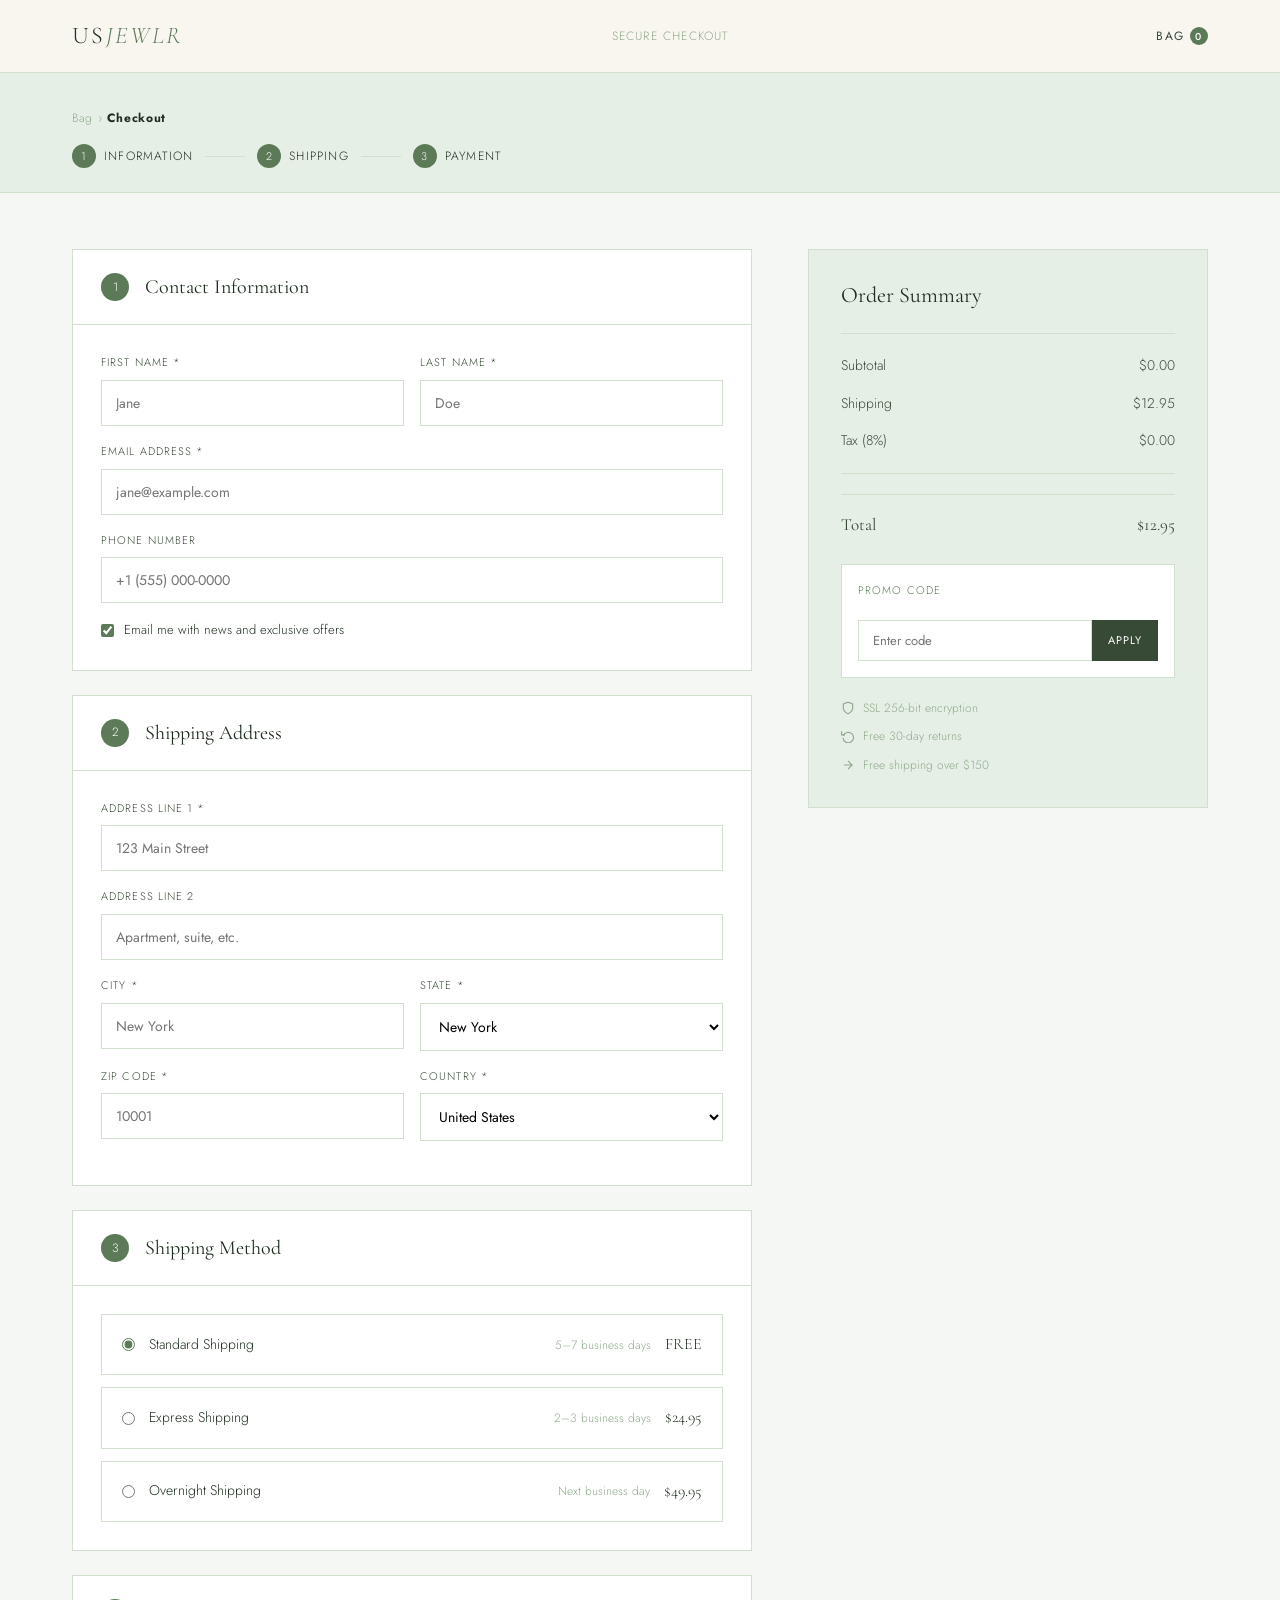
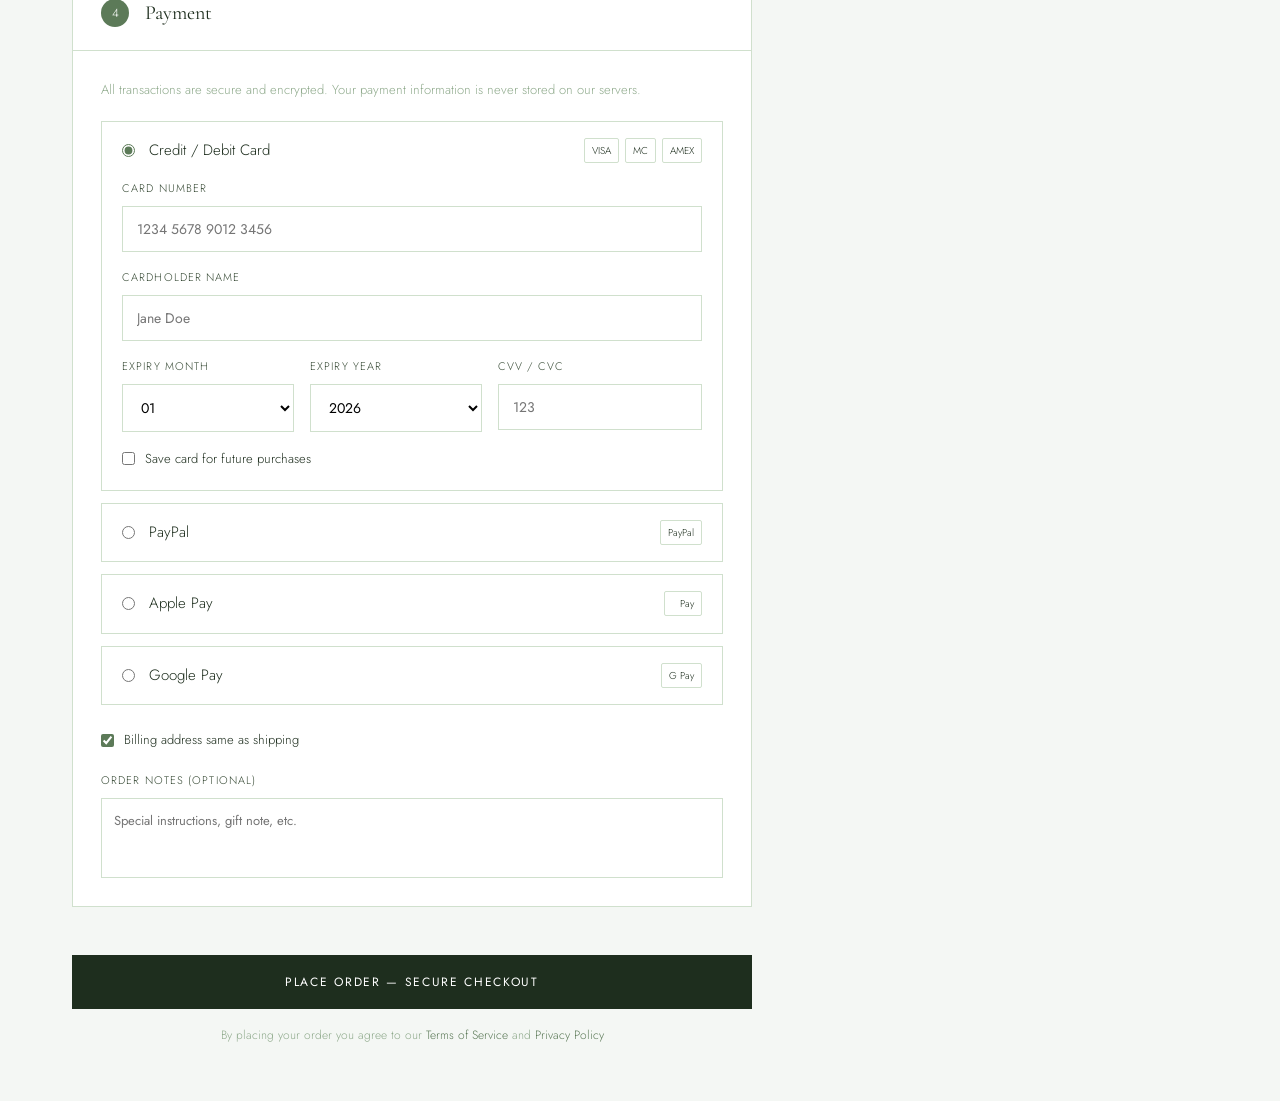
<file: checkout.html>
<!DOCTYPE html>
<html lang="en">
<head>
  <meta charset="UTF-8">
  <meta name="viewport" content="width=device-width, initial-scale=1.0">
  <title>Checkout — USJEWLR</title>
  <link rel="stylesheet" href="style.css">
</head>
<body>

<div class="page-transition" id="page-transition"></div>
<header id="header">
  <div class="header-inner">
    <a href="index.html" class="logo">US<span>JEWLR</span></a>
    <div style="font-size:12px;letter-spacing:.1em;color:var(--mid)">SECURE CHECKOUT</div>
    <div class="header-actions">
      <button id="btn-open-cart">
        Bag <span class="cart-count">0</span>
      </button>
    </div>
  </div>
</header>

<div style="padding-top:72px;background:var(--beige);border-bottom:1px solid var(--border);padding-bottom:24px">
  <div class="container" style="padding-top:24px">
    <div class="breadcrumb">
      <a href="cart.html">Bag</a> &rsaquo;
      <strong style="color:var(--dark)">Checkout</strong>
    </div>
    <!-- Checkout Steps Indicator -->
    <div style="display:flex;gap:0;margin-top:16px">
      <div style="display:flex;align-items:center;gap:8px;font-size:12px;letter-spacing:.1em">
        <span style="width:24px;height:24px;border-radius:50%;background:var(--stone);color:var(--white);display:flex;align-items:center;justify-content:center;font-size:11px">1</span>
        <span style="text-transform:uppercase;color:var(--dark)">Information</span>
      </div>
      <div style="width:40px;height:1px;background:var(--border);margin:0 12px;align-self:center"></div>
      <div style="display:flex;align-items:center;gap:8px;font-size:12px;letter-spacing:.1em">
        <span style="width:24px;height:24px;border-radius:50%;background:var(--stone);color:var(--white);display:flex;align-items:center;justify-content:center;font-size:11px">2</span>
        <span style="text-transform:uppercase;color:var(--dark)">Shipping</span>
      </div>
      <div style="width:40px;height:1px;background:var(--border);margin:0 12px;align-self:center"></div>
      <div style="display:flex;align-items:center;gap:8px;font-size:12px;letter-spacing:.1em">
        <span style="width:24px;height:24px;border-radius:50%;background:var(--stone);color:var(--white);display:flex;align-items:center;justify-content:center;font-size:11px">3</span>
        <span style="text-transform:uppercase;color:var(--dark)">Payment</span>
      </div>
    </div>
  </div>
</div>

<main class="container">
  <form id="checkout-form">
    <div class="checkout-layout">

      <!-- Form -->
      <div class="checkout-form">

        <!-- Contact -->
        <div class="checkout-step">
          <div class="step-header">
            <div class="step-number">1</div>
            <div class="step-title">Contact Information</div>
          </div>
          <div class="step-body">
            <div class="form-row">
              <div class="form-group">
                <label>First Name *</label>
                <input type="text" placeholder="Jane" required>
              </div>
              <div class="form-group">
                <label>Last Name *</label>
                <input type="text" placeholder="Doe" required>
              </div>
            </div>
            <div class="form-row full">
              <div class="form-group">
                <label>Email Address *</label>
                <input type="email" placeholder="jane@example.com" required>
              </div>
            </div>
            <div class="form-row full">
              <div class="form-group">
                <label>Phone Number</label>
                <input type="tel" placeholder="+1 (555) 000-0000">
              </div>
            </div>
            <label style="display:flex;align-items:center;gap:10px;font-size:13px;cursor:pointer;margin-top:8px">
              <input type="checkbox" style="accent-color:var(--stone)" checked>
              Email me with news and exclusive offers
            </label>
          </div>
        </div>

        <!-- Shipping Address -->
        <div class="checkout-step">
          <div class="step-header">
            <div class="step-number">2</div>
            <div class="step-title">Shipping Address</div>
          </div>
          <div class="step-body">
            <div class="form-row full">
              <div class="form-group">
                <label>Address Line 1 *</label>
                <input type="text" placeholder="123 Main Street" required>
              </div>
            </div>
            <div class="form-row full">
              <div class="form-group">
                <label>Address Line 2</label>
                <input type="text" placeholder="Apartment, suite, etc.">
              </div>
            </div>
            <div class="form-row">
              <div class="form-group">
                <label>City *</label>
                <input type="text" placeholder="New York" required>
              </div>
              <div class="form-group">
                <label>State *</label>
                <select required>
                  <option value="">Select state</option>
                  <option>Alabama</option><option>Alaska</option><option>Arizona</option>
                  <option>Arkansas</option><option>California</option><option>Colorado</option>
                  <option>Connecticut</option><option>Delaware</option><option>Florida</option>
                  <option>Georgia</option><option>Hawaii</option><option>Idaho</option>
                  <option>Illinois</option><option>Indiana</option><option>Iowa</option>
                  <option>Kansas</option><option>Kentucky</option><option>Louisiana</option>
                  <option>Maine</option><option>Maryland</option><option>Massachusetts</option>
                  <option>Michigan</option><option>Minnesota</option><option>Mississippi</option>
                  <option>Missouri</option><option>Montana</option><option>Nebraska</option>
                  <option>Nevada</option><option>New Hampshire</option><option selected>New York</option>
                  <option>North Carolina</option><option>Ohio</option><option>Oregon</option>
                  <option>Pennsylvania</option><option>Texas</option><option>Virginia</option>
                  <option>Washington</option><option>Wisconsin</option>
                </select>
              </div>
            </div>
            <div class="form-row">
              <div class="form-group">
                <label>ZIP Code *</label>
                <input type="text" placeholder="10001" required>
              </div>
              <div class="form-group">
                <label>Country *</label>
                <select required>
                  <option value="US" selected>United States</option>
                  <option value="CA">Canada</option>
                  <option value="GB">United Kingdom</option>
                  <option value="AU">Australia</option>
                  <option value="FR">France</option>
                  <option value="DE">Germany</option>
                </select>
              </div>
            </div>
          </div>
        </div>

        <!-- Shipping Method -->
        <div class="checkout-step">
          <div class="step-header">
            <div class="step-number">3</div>
            <div class="step-title">Shipping Method</div>
          </div>
          <div class="step-body">
            <div class="shipping-options">
              <label class="shipping-option">
                <input type="radio" name="shipping" value="standard" checked>
                <span class="ship-name">Standard Shipping</span>
                <span class="ship-time">5–7 business days</span>
                <span class="ship-price">FREE</span>
              </label>
              <label class="shipping-option">
                <input type="radio" name="shipping" value="express">
                <span class="ship-name">Express Shipping</span>
                <span class="ship-time">2–3 business days</span>
                <span class="ship-price">$24.95</span>
              </label>
              <label class="shipping-option">
                <input type="radio" name="shipping" value="overnight">
                <span class="ship-name">Overnight Shipping</span>
                <span class="ship-time">Next business day</span>
                <span class="ship-price">$49.95</span>
              </label>
            </div>
          </div>
        </div>

        <!-- Payment -->
        <div class="checkout-step">
          <div class="step-header">
            <div class="step-number">4</div>
            <div class="step-title">Payment</div>
          </div>
          <div class="step-body">
            <p style="font-size:13px;color:var(--mid);margin-bottom:20px">All transactions are secure and encrypted. Your payment information is never stored on our servers.</p>

            <div class="payment-methods">

              <!-- Credit Card -->
              <div class="payment-method active">
                <div class="payment-method-header">
                  <input type="radio" name="payment" value="card" id="pay-card" checked>
                  <label for="pay-card">Credit / Debit Card</label>
                  <div class="pay-icons">
                    <span class="pay-icon">VISA</span>
                    <span class="pay-icon">MC</span>
                    <span class="pay-icon">AMEX</span>
                  </div>
                </div>
                <div class="payment-method-body">
                  <div class="form-row full" style="margin-bottom:16px">
                    <div class="form-group">
                      <label>Card Number</label>
                      <input type="text" placeholder="1234 5678 9012 3456" maxlength="19" id="card-number">
                    </div>
                  </div>
                  <div class="form-row full" style="margin-bottom:16px">
                    <div class="form-group">
                      <label>Cardholder Name</label>
                      <input type="text" placeholder="Jane Doe">
                    </div>
                  </div>
                  <div class="form-row thirds">
                    <div class="form-group">
                      <label>Expiry Month</label>
                      <select>
                        <option>01</option><option>02</option><option>03</option>
                        <option>04</option><option>05</option><option>06</option>
                        <option>07</option><option>08</option><option>09</option>
                        <option>10</option><option>11</option><option>12</option>
                      </select>
                    </div>
                    <div class="form-group">
                      <label>Expiry Year</label>
                      <select>
                        <option>2026</option><option>2027</option><option>2028</option>
                        <option>2029</option><option>2030</option><option>2031</option>
                      </select>
                    </div>
                    <div class="form-group">
                      <label>CVV / CVC</label>
                      <input type="text" placeholder="123" maxlength="4">
                    </div>
                  </div>
                  <label style="display:flex;align-items:center;gap:10px;font-size:13px;cursor:pointer;margin-top:12px">
                    <input type="checkbox" style="accent-color:var(--stone)">
                    Save card for future purchases
                  </label>
                </div>
              </div>

              <!-- PayPal -->
              <div class="payment-method">
                <div class="payment-method-header">
                  <input type="radio" name="payment" value="paypal" id="pay-paypal">
                  <label for="pay-paypal">PayPal</label>
                  <div class="pay-icons"><span class="pay-icon">PayPal</span></div>
                </div>
                <div class="payment-method-body">
                  <p style="font-size:13px;color:var(--charcoal)">You will be redirected to PayPal to complete your purchase securely.</p>
                </div>
              </div>

              <!-- Apple Pay -->
              <div class="payment-method">
                <div class="payment-method-header">
                  <input type="radio" name="payment" value="apple" id="pay-apple">
                  <label for="pay-apple">Apple Pay</label>
                  <div class="pay-icons"><span class="pay-icon">&#xf8ff; Pay</span></div>
                </div>
                <div class="payment-method-body">
                  <p style="font-size:13px;color:var(--charcoal)">Complete your purchase with Apple Pay using Face ID or Touch ID.</p>
                </div>
              </div>

              <!-- Google Pay -->
              <div class="payment-method">
                <div class="payment-method-header">
                  <input type="radio" name="payment" value="google" id="pay-google">
                  <label for="pay-google">Google Pay</label>
                  <div class="pay-icons"><span class="pay-icon">G Pay</span></div>
                </div>
                <div class="payment-method-body">
                  <p style="font-size:13px;color:var(--charcoal)">Fast, secure checkout with your Google account.</p>
                </div>
              </div>

            </div>

            <!-- Billing Address -->
            <div style="margin-top:24px">
              <label style="display:flex;align-items:center;gap:10px;font-size:13px;cursor:pointer;margin-bottom:16px">
                <input type="checkbox" style="accent-color:var(--stone)" id="same-billing" checked>
                Billing address same as shipping
              </label>
              <div id="billing-fields" style="display:none">
                <div class="form-row">
                  <div class="form-group"><label>Address</label><input type="text" placeholder="123 Main St"></div>
                  <div class="form-group"><label>City</label><input type="text" placeholder="New York"></div>
                </div>
                <div class="form-row">
                  <div class="form-group"><label>ZIP</label><input type="text" placeholder="10001"></div>
                  <div class="form-group"><label>Country</label><select><option>United States</option></select></div>
                </div>
              </div>
            </div>

            <!-- Order Notes -->
            <div style="margin-top:20px">
              <div class="form-group">
                <label>Order Notes (optional)</label>
                <textarea style="border:1px solid var(--border);padding:12px;font-size:13px;outline:none;width:100%;height:80px;resize:none;font-family:inherit;background:var(--white);transition:border-color .2s" placeholder="Special instructions, gift note, etc." onfocus="this.style.borderColor='var(--stone)'" onblur="this.style.borderColor='var(--border)'"></textarea>
              </div>
            </div>
          </div>
        </div>

        <button type="submit" class="place-order-btn">Place Order — Secure Checkout</button>

        <p style="text-align:center;font-size:12px;color:var(--mid);margin-top:16px">
          By placing your order you agree to our <a href="#" style="color:var(--stone)">Terms of Service</a> and <a href="#" style="color:var(--stone)">Privacy Policy</a>
        </p>
      </div>

      <!-- Order Summary -->
      <div class="checkout-summary">
        <div class="order-summary-box">
          <h3>Order Summary</h3>
          <div id="checkout-order-items"></div>
          <hr class="order-divider">
          <div class="summary-row"><span>Subtotal</span><span id="co-subtotal">$0.00</span></div>
          <div class="summary-row"><span>Shipping</span><span id="co-shipping">$0.00</span></div>
          <div class="summary-row"><span>Tax (8%)</span><span id="co-tax">$0.00</span></div>
          <hr class="order-divider">
          <div class="summary-row total"><span>Total</span><span id="co-total">$0.00</span></div>

          <div style="margin-top:24px;padding:16px;background:var(--white);border:1px solid var(--border)">
            <div style="font-size:11px;letter-spacing:.1em;text-transform:uppercase;color:var(--stone);margin-bottom:8px">Promo Code</div>
            <div class="promo-field">
              <input type="text" id="promo-input" placeholder="Enter code">
              <button type="button" onclick="applyPromo()">Apply</button>
            </div>
          </div>

          <div style="margin-top:20px;display:flex;flex-direction:column;gap:8px;font-size:12px;color:var(--mid)">
            <div style="display:flex;align-items:center;gap:8px">
              <svg width="14" height="14" viewBox="0 0 24 24" fill="none" stroke="currentColor" stroke-width="2"><path d="M12 22s8-4 8-10V5l-8-3-8 3v7c0 6 8 10 8 10z"/></svg>
              SSL 256-bit encryption
            </div>
            <div style="display:flex;align-items:center;gap:8px">
              <svg width="14" height="14" viewBox="0 0 24 24" fill="none" stroke="currentColor" stroke-width="2"><polyline points="1 4 1 10 7 10"/><path d="M3.51 15a9 9 0 1 0 .49-3.25"/></svg>
              Free 30-day returns
            </div>
            <div style="display:flex;align-items:center;gap:8px">
              <svg width="14" height="14" viewBox="0 0 24 24" fill="none" stroke="currentColor" stroke-width="2"><path d="M5 12h14M12 5l7 7-7 7"/></svg>
              Free shipping over $150
            </div>
          </div>
        </div>
      </div>

    </div>
  </form>
</main>

<script src="events-config.js"></script>
<script src="script.js"></script>
<script>
  // Format card number with spaces
  document.getElementById('card-number')?.addEventListener('input', function() {
    let v = this.value.replace(/\D/g,'').substring(0,16);
    this.value = v.match(/.{1,4}/g)?.join(' ') || v;
  });
  // Billing address toggle
  document.getElementById('same-billing')?.addEventListener('change', function() {
    document.getElementById('billing-fields').style.display = this.checked ? 'none' : 'block';
  });
  // Update tax in summary
  document.addEventListener('DOMContentLoaded', () => {
    const tax = cartTotal() * 0.08;
    const el = document.getElementById('co-tax');
    if (el) el.textContent = '$' + tax.toFixed(2);
  });
</script>
</body>
</html>
</file>
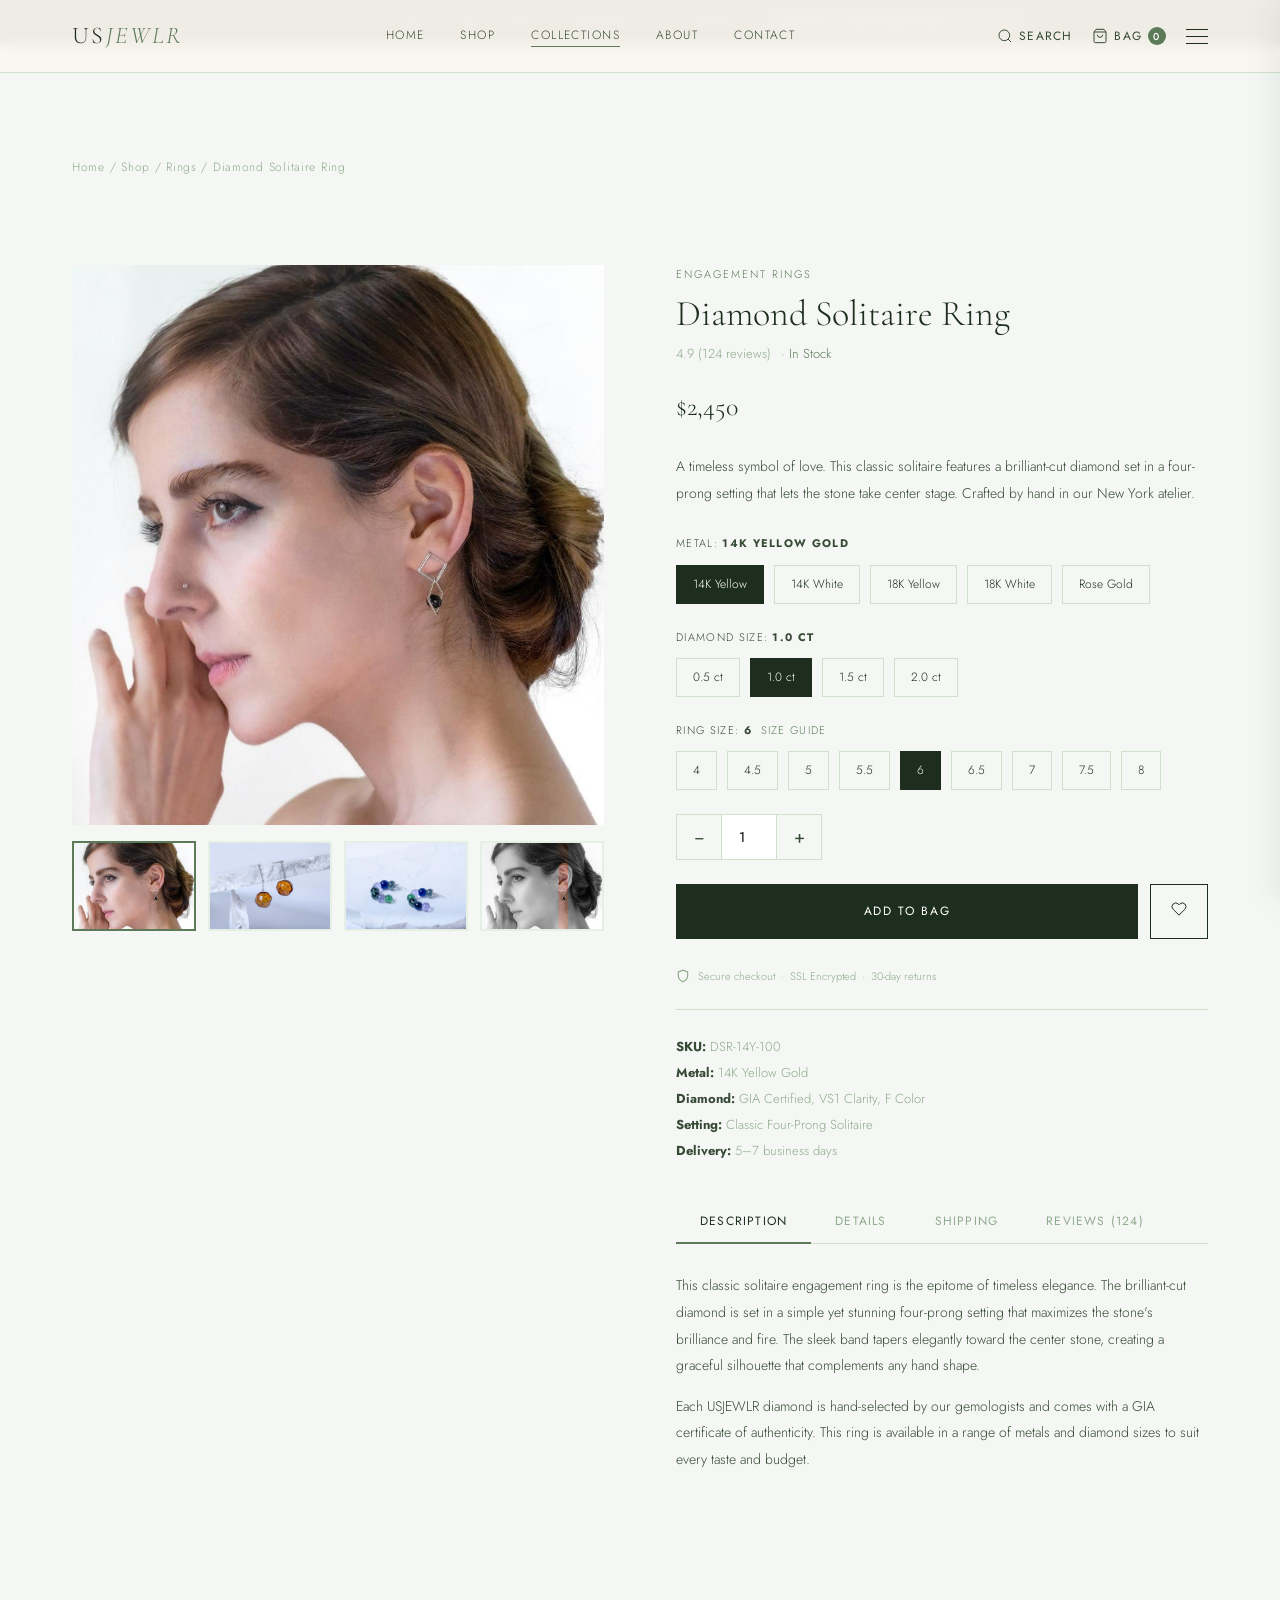
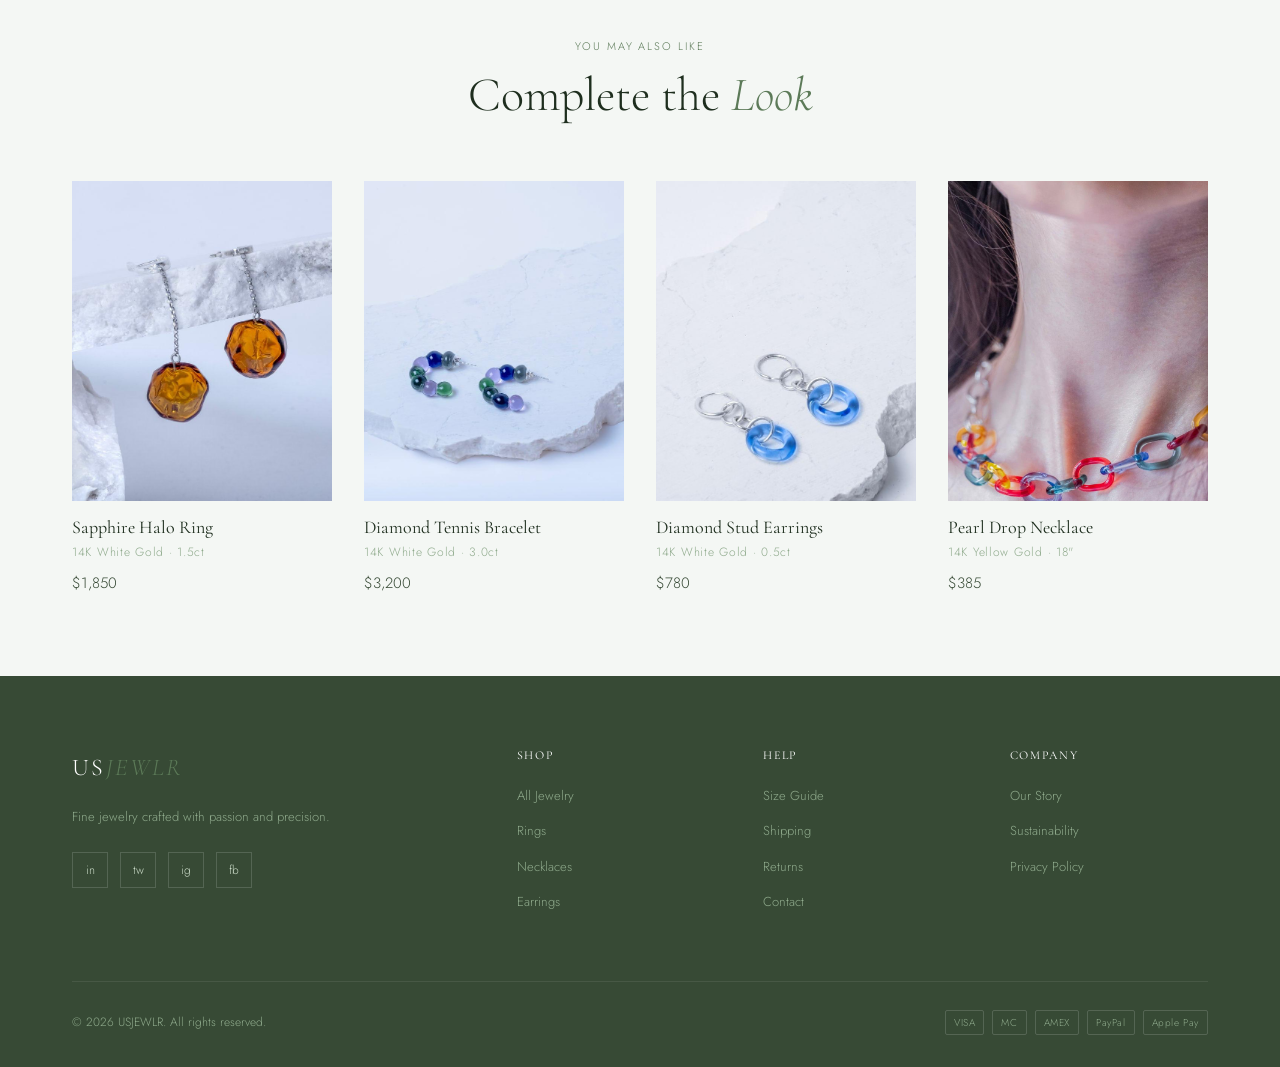
<file: product.html>
<!DOCTYPE html>
<html lang="en">
<head>
  <meta charset="UTF-8">
  <meta name="viewport" content="width=device-width, initial-scale=1.0">
  <title>Diamond Solitaire Ring — USJEWLR</title>
  <link rel="stylesheet" href="style.css">
</head>
<body>

<div class="page-transition" id="page-transition"></div>
<div class="announcement" id="announcement-bar"></div>

<header id="header">
  <div class="header-inner">
    <a href="index.html" class="logo">US<span>JEWLR</span></a>
    <nav id="main-nav">
      <a href="index.html">Home</a>
      <a href="shop.html">Shop</a>
      <a href="product.html" class="active">Collections</a>
      <a href="about.html">About</a>
      <a href="contact.html">Contact</a>
    </nav>
    <div class="header-actions">
      <button onclick="window.location.href='shop.html'">
        <svg width="16" height="16" viewBox="0 0 24 24" fill="none" stroke="currentColor" stroke-width="1.5"><circle cx="11" cy="11" r="8"/><path d="m21 21-4.35-4.35"/></svg>
        Search
      </button>
      <button id="btn-open-cart">
        <svg width="16" height="16" viewBox="0 0 24 24" fill="none" stroke="currentColor" stroke-width="1.5"><path d="M6 2 3 6v14a2 2 0 0 0 2 2h14a2 2 0 0 0 2-2V6l-3-4z"/><line x1="3" y1="6" x2="21" y2="6"/><path d="M16 10a4 4 0 0 1-8 0"/></svg>
        Bag <span class="cart-count">0</span>
      </button>
      <button class="hamburger" id="hamburger"><span></span><span></span><span></span></button>
    </div>
  </div>
</header>

<main class="container">
  <div style="padding-top:100px">
    <div class="breadcrumb" style="margin-bottom:32px"><a href="index.html">Home</a> / <a href="shop.html">Shop</a> / <a href="shop.html?cat=rings">Rings</a> / Diamond Solitaire Ring</div>
  </div>

  <div class="product-detail">

    <!-- Gallery -->
    <div class="product-gallery">
      <div class="gallery-main">
        <img id="main-img" src="images/detail-main.jpg" alt="Diamond Solitaire Ring">
      </div>
      <div class="gallery-thumbs">
        <div class="gallery-thumb active">
          <img src="images/detail-main.jpg" alt="View 1">
        </div>
        <div class="gallery-thumb">
          <img src="images/prod-1.jpg" alt="View 2">
        </div>
        <div class="gallery-thumb">
          <img src="images/prod-3.jpg" alt="View 3">
        </div>
        <div class="gallery-thumb">
          <img src="images/about.jpg" alt="View 4">
        </div>
      </div>
    </div>

    <!-- Info -->
    <div class="product-detail-info">
      <span class="section-label">Engagement Rings</span>
      <h1>Diamond Solitaire Ring</h1>
      <div class="product-detail-rating">
        <span>4.9 (124 reviews)</span>
        <span style="color:var(--stone)">· In Stock</span>
      </div>
      <div class="product-detail-price">$2,450</div>

      <p style="font-size:14px;color:var(--charcoal);line-height:1.9;margin-bottom:28px">
        A timeless symbol of love. This classic solitaire features a brilliant-cut diamond set in a four-prong setting that lets the stone take center stage. Crafted by hand in our New York atelier.
      </p>

      <!-- Metal Option -->
      <div class="product-options">
        <label>Metal: <strong id="metal-selected">14K Yellow Gold</strong></label>
        <div class="option-swatches">
          <div class="swatch active" onclick="selectMetal(this,'14K Yellow Gold')">14K Yellow</div>
          <div class="swatch" onclick="selectMetal(this,'14K White Gold')">14K White</div>
          <div class="swatch" onclick="selectMetal(this,'18K Yellow Gold')">18K Yellow</div>
          <div class="swatch" onclick="selectMetal(this,'18K White Gold')">18K White</div>
          <div class="swatch" onclick="selectMetal(this,'Rose Gold')">Rose Gold</div>
        </div>
      </div>

      <!-- Stone Weight -->
      <div class="product-options">
        <label>Diamond Size: <strong id="stone-selected">1.0 ct</strong></label>
        <div class="option-swatches">
          <div class="swatch" onclick="selectStone(this,'0.5 ct')">0.5 ct</div>
          <div class="swatch active" onclick="selectStone(this,'1.0 ct')">1.0 ct</div>
          <div class="swatch" onclick="selectStone(this,'1.5 ct')">1.5 ct</div>
          <div class="swatch" onclick="selectStone(this,'2.0 ct')">2.0 ct</div>
        </div>
      </div>

      <!-- Ring Size -->
      <div class="product-options">
        <label>Ring Size: <strong id="size-selected">6</strong> &nbsp;<a href="#" style="font-size:11px;color:var(--stone)">Size Guide</a></label>
        <div class="option-swatches">
          <div class="swatch" onclick="selectSize(this,'4')">4</div>
          <div class="swatch" onclick="selectSize(this,'4.5')">4.5</div>
          <div class="swatch" onclick="selectSize(this,'5')">5</div>
          <div class="swatch" onclick="selectSize(this,'5.5')">5.5</div>
          <div class="swatch active" onclick="selectSize(this,'6')">6</div>
          <div class="swatch" onclick="selectSize(this,'6.5')">6.5</div>
          <div class="swatch" onclick="selectSize(this,'7')">7</div>
          <div class="swatch" onclick="selectSize(this,'7.5')">7.5</div>
          <div class="swatch" onclick="selectSize(this,'8')">8</div>
        </div>
      </div>

      <!-- Quantity -->
      <div class="qty-selector">
        <button class="qty-minus">−</button>
        <input type="number" value="1" min="1" id="qty">
        <button class="qty-plus">+</button>
      </div>

      <div class="add-to-cart-row">
        <button class="btn btn-filled" onclick="addProductToCart()">Add to Bag</button>
        <button class="btn" style="flex:0;padding:16px 20px" onclick="showToast('Saved to wishlist')">
          <svg width="16" height="16" viewBox="0 0 24 24" fill="none" stroke="currentColor" stroke-width="1.5"><path d="M20.84 4.61a5.5 5.5 0 0 0-7.78 0L12 5.67l-1.06-1.06a5.5 5.5 0 0 0-7.78 7.78l1.06 1.06L12 21.23l7.78-7.78 1.06-1.06a5.5 5.5 0 0 0 0-7.78z"/></svg>
        </button>
      </div>

      <div class="secure-badges">
        <svg width="14" height="14" viewBox="0 0 24 24" fill="none" stroke="currentColor" stroke-width="2"><path d="M12 22s8-4 8-10V5l-8-3-8 3v7c0 6 8 10 8 10z"/></svg>
        Secure checkout &nbsp;·&nbsp; SSL Encrypted &nbsp;·&nbsp; 30-day returns
      </div>

      <div class="product-meta">
        <div><strong>SKU:</strong> DSR-14Y-100</div>
        <div><strong>Metal:</strong> 14K Yellow Gold</div>
        <div><strong>Diamond:</strong> GIA Certified, VS1 Clarity, F Color</div>
        <div><strong>Setting:</strong> Classic Four-Prong Solitaire</div>
        <div><strong>Delivery:</strong> 5–7 business days</div>
      </div>

      <!-- Tabs -->
      <div class="product-tabs">
        <div class="tab-headers">
          <button class="tab-header active" data-tab="tab-desc">Description</button>
          <button class="tab-header" data-tab="tab-details">Details</button>
          <button class="tab-header" data-tab="tab-shipping">Shipping</button>
          <button class="tab-header" data-tab="tab-reviews">Reviews (124)</button>
        </div>
        <div class="tab-content active" id="tab-desc">
          <p>This classic solitaire engagement ring is the epitome of timeless elegance. The brilliant-cut diamond is set in a simple yet stunning four-prong setting that maximizes the stone's brilliance and fire. The sleek band tapers elegantly toward the center stone, creating a graceful silhouette that complements any hand shape.</p>
          <p style="margin-top:14px">Each USJEWLR diamond is hand-selected by our gemologists and comes with a GIA certificate of authenticity. This ring is available in a range of metals and diamond sizes to suit every taste and budget.</p>
        </div>
        <div class="tab-content" id="tab-details">
          <ul style="padding-left:20px;line-height:2.2;font-size:14px;color:var(--charcoal)">
            <li>Diamond: Round Brilliant Cut, 1.0ct, VS1 Clarity, F Color</li>
            <li>Metal: 14K Yellow Gold (also available in 14K White, 18K Yellow, 18K White, Rose Gold)</li>
            <li>Setting: Classic Four-Prong Solitaire</li>
            <li>Band Width: 2.0mm</li>
            <li>Finish: Polished</li>
            <li>GIA Certified Diamond</li>
            <li>Complimentary ring sizing within 30 days</li>
            <li>Handcrafted in New York City</li>
          </ul>
        </div>
        <div class="tab-content" id="tab-shipping">
          <p style="margin-bottom:14px"><strong>Standard Shipping</strong> (5–7 business days): FREE on orders over $150</p>
          <p style="margin-bottom:14px"><strong>Express Shipping</strong> (2–3 business days): $24.95</p>
          <p style="margin-bottom:14px"><strong>Overnight Shipping</strong> (next business day): $49.95</p>
          <p style="font-size:13px;color:var(--mid)">All orders are fully insured and shipped in our signature gift packaging. Signature required upon delivery for orders over $500.</p>
        </div>
        <div class="tab-content" id="tab-reviews">
          <div style="display:flex;flex-direction:column;gap:24px">
            <div style="border-bottom:1px solid var(--border);padding-bottom:24px">
              <div style="display:flex;justify-content:space-between;margin-bottom:8px">
                <span style="font-size:12px;color:var(--mid)">March 2026</span>
              </div>
              <p style="font-size:13px;color:var(--charcoal);margin-bottom:6px"><strong>Sarah M.</strong> — Verified Purchase</p>
              <p style="font-size:14px;color:var(--charcoal)">"Absolutely stunning ring. My fiancé proposed with this and I couldn't be happier. The diamond catches the light beautifully from every angle."</p>
            </div>
            <div style="border-bottom:1px solid var(--border);padding-bottom:24px">
              <div style="display:flex;justify-content:space-between;margin-bottom:8px">
                <span style="font-size:12px;color:var(--mid)">February 2026</span>
              </div>
              <p style="font-size:13px;color:var(--charcoal);margin-bottom:6px"><strong>Michael R.</strong> — Verified Purchase</p>
              <p style="font-size:14px;color:var(--charcoal)">"Exceptional quality. Ordered the platinum version with a 1.5ct stone. The GIA certificate gave us total confidence. Highly recommend."</p>
            </div>
          </div>
        </div>
      </div>
    </div>
  </div>

  <!-- Related Products -->
  <div class="section">
    <div class="section-header">
      <span class="section-label">You May Also Like</span>
      <h2>Complete the <em>Look</em></h2>
    </div>
    <div class="products-grid">
      <div class="product-card" onclick="window.location='product.html'">
        <div class="product-card-image">
          <img src="images/prod-5.jpg" alt="Sapphire Ring">
          <div class="product-actions"><button class="btn-cart" onclick="event.stopPropagation();addToCart('r002','Sapphire Halo Ring',1850,'images/prod-5.jpg','14K White Gold')">Add to Bag</button></div>
        </div>
        <div class="product-info"><h4>Sapphire Halo Ring</h4><div class="product-sub">14K White Gold · 1.5ct</div><div class="product-price">$1,850</div></div>
      </div>
      <div class="product-card" onclick="window.location='product.html'">
        <div class="product-card-image">
          <img src="images/prod-4.jpg" alt="Tennis Bracelet">
          <div class="product-actions"><button class="btn-cart" onclick="event.stopPropagation();addToCart('b001','Tennis Bracelet',3200,'images/prod-4.jpg','14K White Gold')">Add to Bag</button></div>
        </div>
        <div class="product-info"><h4>Diamond Tennis Bracelet</h4><div class="product-sub">14K White Gold · 3.0ct</div><div class="product-price">$3,200</div></div>
      </div>
      <div class="product-card" onclick="window.location='product.html'">
        <div class="product-card-image">
          <img src="images/prod-7.jpg" alt="Diamond Studs">
          <div class="product-actions"><button class="btn-cart" onclick="event.stopPropagation();addToCart('e002','Diamond Stud Earrings',780,'images/prod-7.jpg','14K White Gold')">Add to Bag</button></div>
        </div>
        <div class="product-info"><h4>Diamond Stud Earrings</h4><div class="product-sub">14K White Gold · 0.5ct</div><div class="product-price">$780</div></div>
      </div>
      <div class="product-card" onclick="window.location='product.html'">
        <div class="product-card-image">
          <img src="images/prod-2.jpg" alt="Pearl Necklace">
          <div class="product-actions"><button class="btn-cart" onclick="event.stopPropagation();addToCart('n001','Pearl Drop Necklace',385,'images/prod-2.jpg','14K Yellow Gold')">Add to Bag</button></div>
        </div>
        <div class="product-info"><h4>Pearl Drop Necklace</h4><div class="product-sub">14K Yellow Gold · 18"</div><div class="product-price">$385</div></div>
      </div>
    </div>
  </div>
</main>

<footer>
  <div class="container">
    <div class="footer-grid">
      <div class="footer-brand"><div class="logo">US<span>JEWLR</span></div><p>Fine jewelry crafted with passion and precision.</p><div class="footer-social"><a href="#">in</a><a href="#">tw</a><a href="#">ig</a><a href="#">fb</a></div></div>
      <div class="footer-col"><h5>Shop</h5><ul><li><a href="shop.html">All Jewelry</a></li><li><a href="shop.html?cat=rings">Rings</a></li><li><a href="shop.html?cat=necklaces">Necklaces</a></li><li><a href="shop.html?cat=earrings">Earrings</a></li></ul></div>
      <div class="footer-col"><h5>Help</h5><ul><li><a href="#">Size Guide</a></li><li><a href="#">Shipping</a></li><li><a href="#">Returns</a></li><li><a href="contact.html">Contact</a></li></ul></div>
      <div class="footer-col"><h5>Company</h5><ul><li><a href="about.html">Our Story</a></li><li><a href="#">Sustainability</a></li><li><a href="#">Privacy Policy</a></li></ul></div>
    </div>
    <div class="footer-bottom">
      <span>© 2026 USJEWLR. All rights reserved.</span>
      <div class="payment-icons"><span>VISA</span><span>MC</span><span>AMEX</span><span>PayPal</span><span>Apple Pay</span></div>
    </div>
  </div>
</footer>

<div class="cart-overlay" id="cart-overlay"></div>
<div class="cart-drawer" id="cart-drawer">
  <div class="drawer-header"><h3>Your Bag</h3><button class="drawer-close" onclick="closeCartDrawer()">×</button></div>
  <div class="drawer-items" id="drawer-items"></div>
  <div class="drawer-footer">
    <div class="drawer-total"><span>Total</span><span id="drawer-total">$0.00</span></div>
    <a href="cart.html" class="btn btn-filled">View Bag</a>
    <a href="checkout.html" class="btn">Checkout</a>
  </div>
</div>

<script src="events-config.js"></script>
<script src="script.js"></script>
<script>
  function selectMetal(el, val) {
    el.closest('.option-swatches').querySelectorAll('.swatch').forEach(s => s.classList.remove('active'));
    el.classList.add('active');
    document.getElementById('metal-selected').textContent = val;
  }
  function selectStone(el, val) {
    el.closest('.option-swatches').querySelectorAll('.swatch').forEach(s => s.classList.remove('active'));
    el.classList.add('active');
    document.getElementById('stone-selected').textContent = val;
  }
  function selectSize(el, val) {
    el.closest('.option-swatches').querySelectorAll('.swatch').forEach(s => s.classList.remove('active'));
    el.classList.add('active');
    document.getElementById('size-selected').textContent = val;
  }
  function addProductToCart() {
    const metal = document.getElementById('metal-selected').textContent;
    const stone = document.getElementById('stone-selected').textContent;
    const size  = document.getElementById('size-selected').textContent;
    const qty   = parseInt(document.getElementById('qty').value) || 1;
    for (let i = 0; i < qty; i++) {
      addToCart('r001', 'Diamond Solitaire Ring', 2450,
        'images/detail-main.jpg',
        `${metal} · ${stone} · Size ${size}`);
    }
  }
</script>
</body>
</html>
</file>
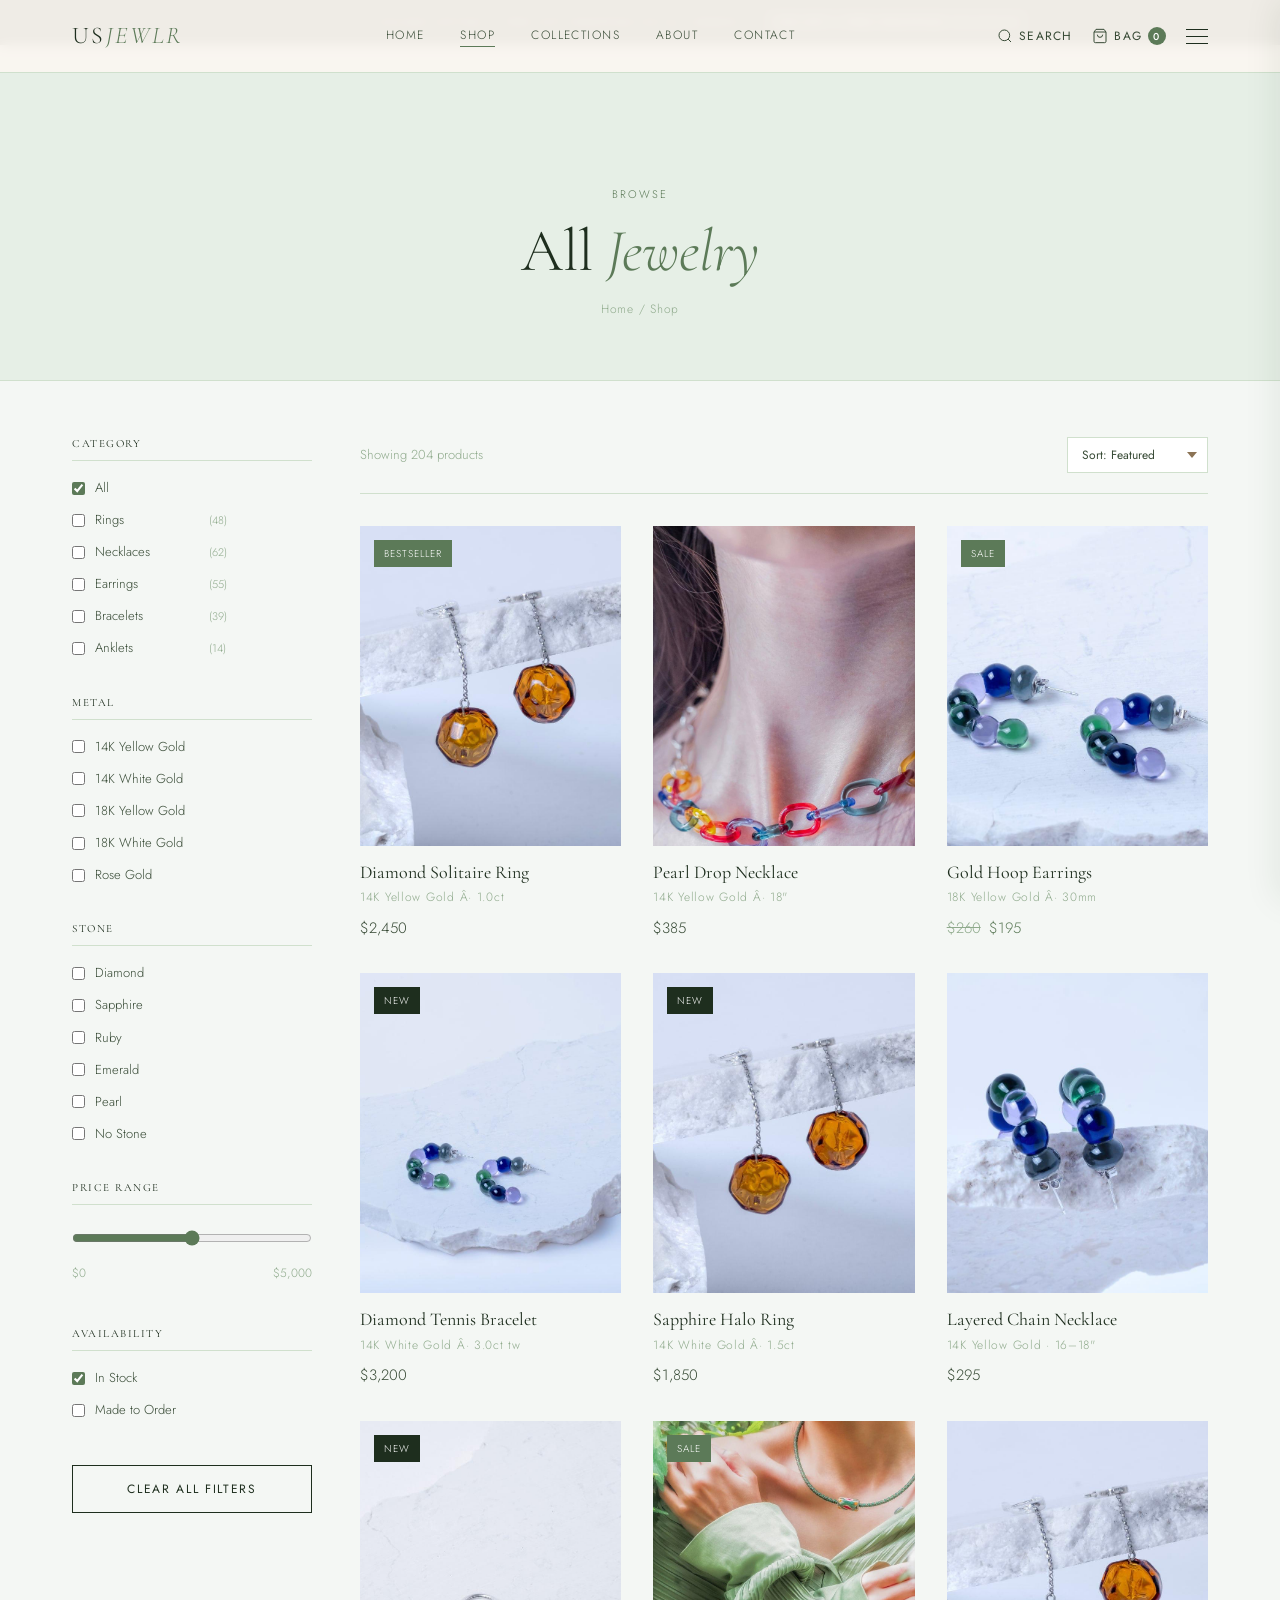
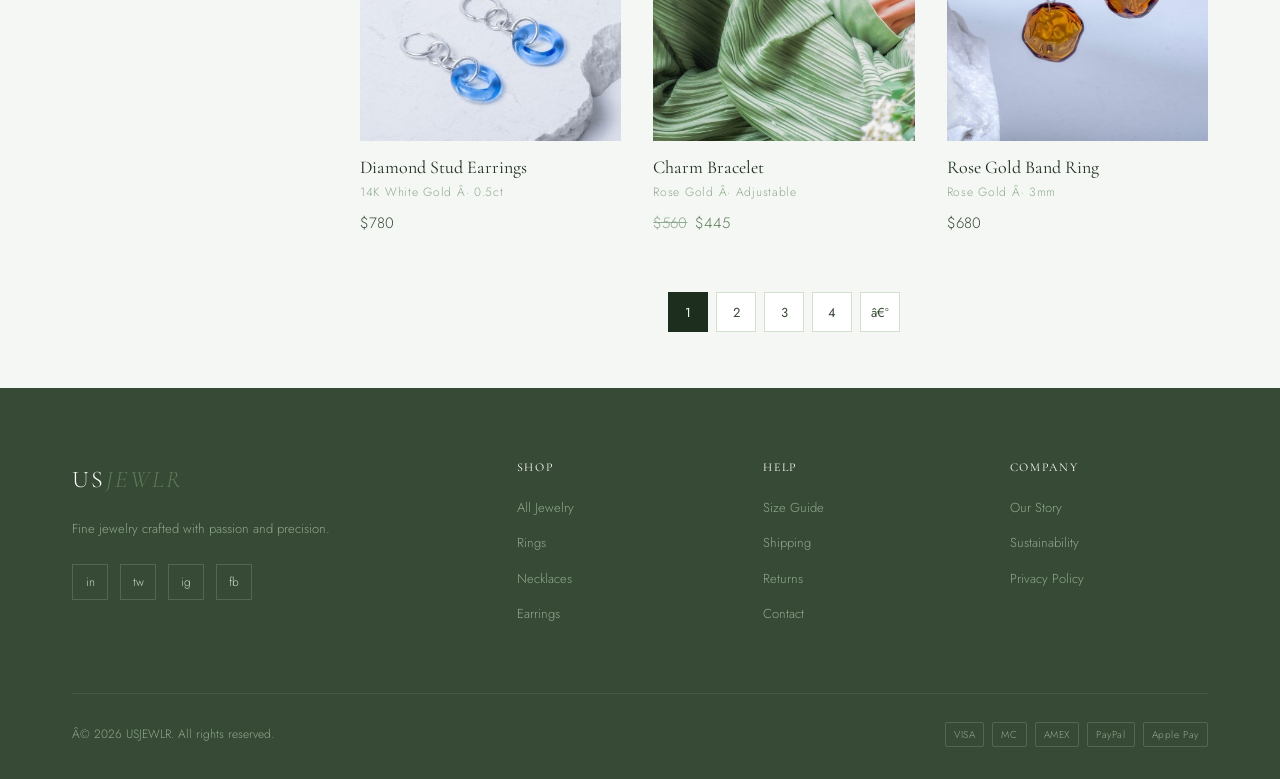
<file: shop.html>
<!DOCTYPE html>
<html lang="en">
<head>
  <meta charset="UTF-8">
  <meta name="viewport" content="width=device-width, initial-scale=1.0">
  <title>Shop â€” USJEWLR</title>
  <link rel="stylesheet" href="style.css">
</head>
<body>

<div class="page-transition" id="page-transition"></div>
<div class="announcement" id="announcement-bar"></div>

<header id="header">
  <div class="header-inner">
    <a href="index.html" class="logo">US<span>JEWLR</span></a>
    <nav id="main-nav">
      <a href="index.html">Home</a>
      <a href="shop.html" class="active">Shop</a>
      <a href="product.html">Collections</a>
      <a href="about.html">About</a>
      <a href="contact.html">Contact</a>
    </nav>
    <div class="header-actions">
      <button onclick="window.location.href='shop.html'">
        <svg width="16" height="16" viewBox="0 0 24 24" fill="none" stroke="currentColor" stroke-width="1.5"><circle cx="11" cy="11" r="8"/><path d="m21 21-4.35-4.35"/></svg>
        Search
      </button>
      <button id="btn-open-cart">
        <svg width="16" height="16" viewBox="0 0 24 24" fill="none" stroke="currentColor" stroke-width="1.5"><path d="M6 2 3 6v14a2 2 0 0 0 2 2h14a2 2 0 0 0 2-2V6l-3-4z"/><line x1="3" y1="6" x2="21" y2="6"/><path d="M16 10a4 4 0 0 1-8 0"/></svg>
        Bag <span class="cart-count">0</span>
      </button>
      <button class="hamburger" id="hamburger"><span></span><span></span><span></span></button>
    </div>
  </div>
</header>

<div class="page-hero">
  <div class="container">
    <span class="section-label">Browse</span>
    <h1>All <em style="font-style:italic;color:var(--stone)">Jewelry</em></h1>
    <div class="breadcrumb"><a href="index.html">Home</a> / Shop</div>
  </div>
</div>

<main class="container">
  <div class="shop-layout">

    <!-- Filters -->
    <aside class="filter-sidebar">
      <div class="filter-section">
        <h5>Category</h5>
        <label class="filter-option"><input type="checkbox" checked><span>All</span></label>
        <label class="filter-option"><input type="checkbox"><span>Rings</span><span class="count">(48)</span></label>
        <label class="filter-option"><input type="checkbox"><span>Necklaces</span><span class="count">(62)</span></label>
        <label class="filter-option"><input type="checkbox"><span>Earrings</span><span class="count">(55)</span></label>
        <label class="filter-option"><input type="checkbox"><span>Bracelets</span><span class="count">(39)</span></label>
        <label class="filter-option"><input type="checkbox"><span>Anklets</span><span class="count">(14)</span></label>
      </div>

      <div class="filter-section">
        <h5>Metal</h5>
        <label class="filter-option"><input type="checkbox"><span>14K Yellow Gold</span></label>
        <label class="filter-option"><input type="checkbox"><span>14K White Gold</span></label>
        <label class="filter-option"><input type="checkbox"><span>18K Yellow Gold</span></label>
        <label class="filter-option"><input type="checkbox"><span>18K White Gold</span></label>
        <label class="filter-option"><input type="checkbox"><span>Rose Gold</span></label>
      </div>

      <div class="filter-section">
        <h5>Stone</h5>
        <label class="filter-option"><input type="checkbox"><span>Diamond</span></label>
        <label class="filter-option"><input type="checkbox"><span>Sapphire</span></label>
        <label class="filter-option"><input type="checkbox"><span>Ruby</span></label>
        <label class="filter-option"><input type="checkbox"><span>Emerald</span></label>
        <label class="filter-option"><input type="checkbox"><span>Pearl</span></label>
        <label class="filter-option"><input type="checkbox"><span>No Stone</span></label>
      </div>

      <div class="filter-section">
        <h5>Price Range</h5>
        <div class="price-range">
          <input type="range" min="0" max="10000" value="5000" id="price-range">
          <div class="price-labels"><span>$0</span><span id="price-val">$5,000</span></div>
        </div>
      </div>

      <div class="filter-section">
        <h5>Availability</h5>
        <label class="filter-option"><input type="checkbox" checked><span>In Stock</span></label>
        <label class="filter-option"><input type="checkbox"><span>Made to Order</span></label>
      </div>

      <button class="btn" style="width:100%;text-align:center;margin-top:8px" onclick="showToast('Filters cleared')">Clear All Filters</button>
    </aside>

    <!-- Products -->
    <div class="shop-content">
      <div class="shop-toolbar">
        <span>Showing 204 products</span>
        <select>
          <option>Sort: Featured</option>
          <option>Price: Low to High</option>
          <option>Price: High to Low</option>
          <option>Newest First</option>
          <option>Best Rated</option>
        </select>
      </div>

      <div class="products-grid products-grid-3col">

        <div class="product-card" onclick="window.location='product.html'">
          <div class="product-card-image">
            <img src="images/prod-1.jpg" alt="Diamond Solitaire Ring">
            <span class="product-badge sale">Bestseller</span>
            <div class="product-actions">
              <button class="btn-cart" onclick="event.stopPropagation();addToCart('r001','Diamond Solitaire Ring',2450,'images/prod-1.jpg','14K Gold')">Add to Bag</button>
              <button class="btn-wishlist">Save to Wishlist</button>
            </div>
          </div>
          <div class="product-info">
            <h4>Diamond Solitaire Ring</h4>
            <div class="product-sub">14K Yellow Gold Â· 1.0ct</div>
            <div class="product-price">$2,450</div>
          </div>
        </div>

        <div class="product-card" onclick="window.location='product.html'">
          <div class="product-card-image">
            <img src="images/prod-2.jpg" alt="Pearl Drop Necklace">
            <div class="product-actions">
              <button class="btn-cart" onclick="event.stopPropagation();addToCart('n001','Pearl Drop Necklace',385,'images/prod-2.jpg','14K Yellow Gold')">Add to Bag</button>
              <button class="btn-wishlist">Save to Wishlist</button>
            </div>
          </div>
          <div class="product-info">
            <h4>Pearl Drop Necklace</h4>
            <div class="product-sub">14K Yellow Gold Â· 18"</div>
            <div class="product-price">$385</div>
          </div>
        </div>

        <div class="product-card" onclick="window.location='product.html'">
          <div class="product-card-image">
            <img src="images/prod-3.jpg" alt="Gold Hoop Earrings">
            <span class="product-badge sale">Sale</span>
            <div class="product-actions">
              <button class="btn-cart" onclick="event.stopPropagation();addToCart('e001','Gold Hoop Earrings',195,'images/prod-3.jpg','18K Yellow Gold')">Add to Bag</button>
              <button class="btn-wishlist">Save to Wishlist</button>
            </div>
          </div>
          <div class="product-info">
            <h4>Gold Hoop Earrings</h4>
            <div class="product-sub">18K Yellow Gold Â· 30mm</div>
            <div class="product-price"><span class="original">$260</span><span class="sale-price">$195</span></div>
          </div>
        </div>

        <div class="product-card" onclick="window.location='product.html'">
          <div class="product-card-image">
            <img src="images/prod-4.jpg" alt="Tennis Bracelet">
            <span class="product-badge">New</span>
            <div class="product-actions">
              <button class="btn-cart" onclick="event.stopPropagation();addToCart('b001','Diamond Tennis Bracelet',3200,'images/prod-4.jpg','14K White Gold')">Add to Bag</button>
              <button class="btn-wishlist">Save to Wishlist</button>
            </div>
          </div>
          <div class="product-info">
            <h4>Diamond Tennis Bracelet</h4>
            <div class="product-sub">14K White Gold Â· 3.0ct tw</div>
            <div class="product-price">$3,200</div>
          </div>
        </div>

        <div class="product-card" onclick="window.location='product.html'">
          <div class="product-card-image">
            <img src="images/prod-5.jpg" alt="Sapphire Ring">
            <span class="product-badge">New</span>
            <div class="product-actions">
              <button class="btn-cart" onclick="event.stopPropagation();addToCart('r002','Sapphire Halo Ring',1850,'images/prod-5.jpg','14K White Gold')">Add to Bag</button>
              <button class="btn-wishlist">Save to Wishlist</button>
            </div>
          </div>
          <div class="product-info">
            <h4>Sapphire Halo Ring</h4>
            <div class="product-sub">14K White Gold Â· 1.5ct</div>
            <div class="product-price">$1,850</div>
          </div>
        </div>

        <div class="product-card" onclick="window.location='product.html'">
          <div class="product-card-image">
            <img src="images/prod-6.jpg" alt="Layered Chain Necklace">
            <div class="product-actions">
              <button class="btn-cart" onclick="event.stopPropagation();addToCart('n002','Layered Chain Necklace',295,'images/prod-6.jpg','14K Yellow Gold')">Add to Bag</button>
              <button class="btn-wishlist">Save to Wishlist</button>
            </div>
          </div>
          <div class="product-info">
            <h4>Layered Chain Necklace</h4>
            <div class="product-sub">14K Yellow Gold &#xB7; 16&ndash;18"</div>
            <div class="product-price">$295</div>
          </div>
        </div>

        <div class="product-card" onclick="window.location='product.html'">
          <div class="product-card-image">
            <img src="images/prod-7.jpg" alt="Diamond Studs">
            <span class="product-badge">New</span>
            <div class="product-actions">
              <button class="btn-cart" onclick="event.stopPropagation();addToCart('e002','Diamond Stud Earrings',780,'images/prod-7.jpg','14K White Gold')">Add to Bag</button>
              <button class="btn-wishlist">Save to Wishlist</button>
            </div>
          </div>
          <div class="product-info">
            <h4>Diamond Stud Earrings</h4>
            <div class="product-sub">14K White Gold Â· 0.5ct</div>
            <div class="product-price">$780</div>
          </div>
        </div>

        <div class="product-card" onclick="window.location='product.html'">
          <div class="product-card-image">
            <img src="images/prod-8.jpg" alt="Charm Bracelet">
            <span class="product-badge sale">Sale</span>
            <div class="product-actions">
              <button class="btn-cart" onclick="event.stopPropagation();addToCart('b002','Charm Bracelet',445,'images/prod-8.jpg','Rose Gold')">Add to Bag</button>
              <button class="btn-wishlist">Save to Wishlist</button>
            </div>
          </div>
          <div class="product-info">
            <h4>Charm Bracelet</h4>
            <div class="product-sub">Rose Gold Â· Adjustable</div>
            <div class="product-price"><span class="original">$560</span><span class="sale-price">$445</span></div>
          </div>
        </div>

        <div class="product-card" onclick="window.location='product.html'">
          <div class="product-card-image">
            <img src="images/prod-5.jpg" alt="Rose Gold Ring">
            <div class="product-actions">
              <button class="btn-cart" onclick="event.stopPropagation();addToCart('r003','Rose Gold Band Ring',680,'images/prod-5.jpg','Rose Gold')">Add to Bag</button>
              <button class="btn-wishlist">Save to Wishlist</button>
            </div>
          </div>
          <div class="product-info">
            <h4>Rose Gold Band Ring</h4>
            <div class="product-sub">Rose Gold Â· 3mm</div>
            <div class="product-price">$680</div>
          </div>
        </div>

      </div>

      <div class="pagination">
        <button class="active">1</button>
        <button>2</button>
        <button>3</button>
        <button>4</button>
        <button>â€º</button>
      </div>
    </div>
  </div>
</main>

<!-- Footer -->
<footer>
  <div class="container">
    <div class="footer-grid">
      <div class="footer-brand">
        <div class="logo">US<span>JEWLR</span></div>
        <p>Fine jewelry crafted with passion and precision.</p>
        <div class="footer-social"><a href="#">in</a><a href="#">tw</a><a href="#">ig</a><a href="#">fb</a></div>
      </div>
      <div class="footer-col"><h5>Shop</h5><ul><li><a href="shop.html">All Jewelry</a></li><li><a href="shop.html?cat=rings">Rings</a></li><li><a href="shop.html?cat=necklaces">Necklaces</a></li><li><a href="shop.html?cat=earrings">Earrings</a></li></ul></div>
      <div class="footer-col"><h5>Help</h5><ul><li><a href="#">Size Guide</a></li><li><a href="#">Shipping</a></li><li><a href="#">Returns</a></li><li><a href="contact.html">Contact</a></li></ul></div>
      <div class="footer-col"><h5>Company</h5><ul><li><a href="about.html">Our Story</a></li><li><a href="#">Sustainability</a></li><li><a href="#">Privacy Policy</a></li></ul></div>
    </div>
    <div class="footer-bottom">
      <span>Â© 2026 USJEWLR. All rights reserved.</span>
      <div class="payment-icons"><span>VISA</span><span>MC</span><span>AMEX</span><span>PayPal</span><span>Apple Pay</span></div>
    </div>
  </div>
</footer>

<div class="cart-overlay" id="cart-overlay"></div>
<div class="cart-drawer" id="cart-drawer">
  <div class="drawer-header"><h3>Your Bag</h3><button class="drawer-close" onclick="closeCartDrawer()">Ã—</button></div>
  <div class="drawer-items" id="drawer-items"></div>
  <div class="drawer-footer">
    <div class="drawer-total"><span>Total</span><span id="drawer-total">$0.00</span></div>
    <a href="cart.html" class="btn btn-filled">View Bag</a>
    <a href="checkout.html" class="btn">Checkout</a>
  </div>
</div>

<script src="events-config.js"></script>
<script src="script.js"></script>
<script>
  document.getElementById('price-range').addEventListener('input', function() {
    document.getElementById('price-val').textContent = '$' + parseInt(this.value).toLocaleString();
  });
  document.querySelectorAll('.pagination button').forEach(btn => {
    btn.addEventListener('click', () => {
      document.querySelectorAll('.pagination button').forEach(b => b.classList.remove('active'));
      btn.classList.add('active');
    });
  });
</script>
</body>
</html>
</file>
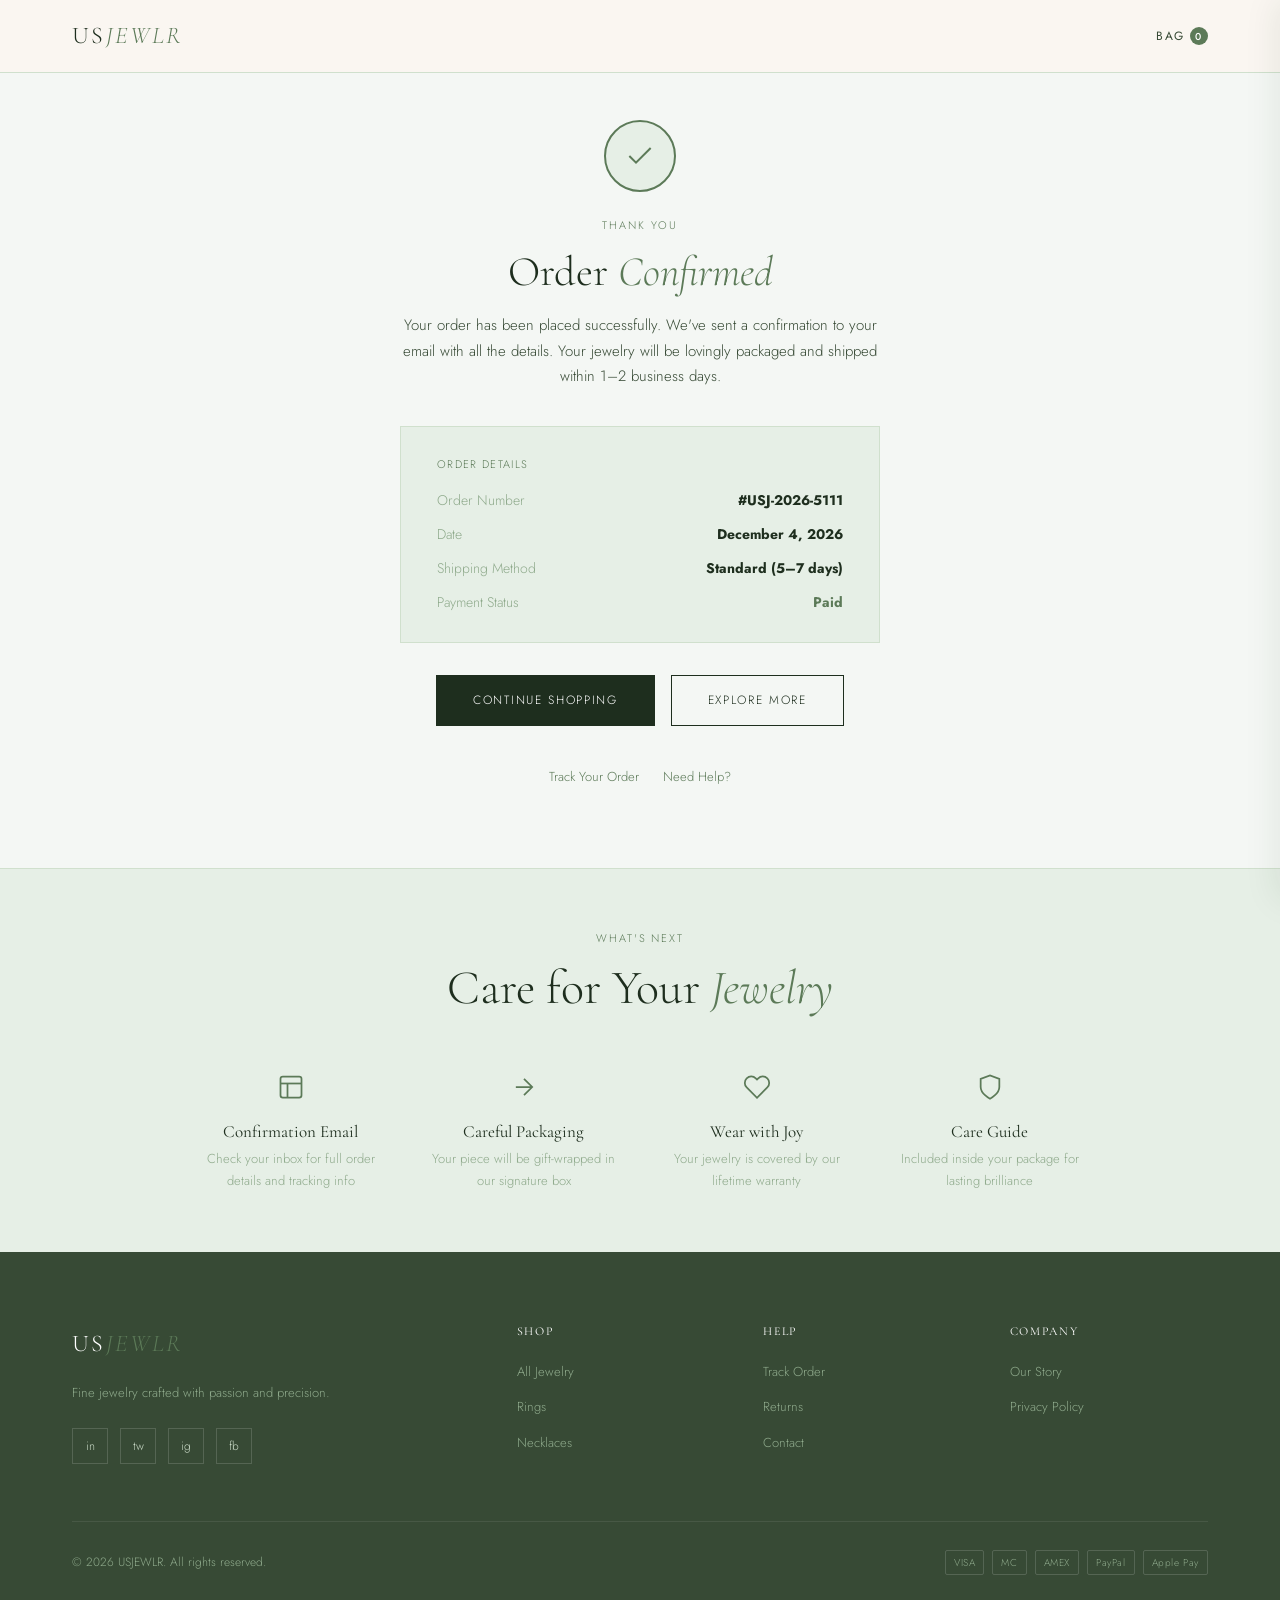
<file: success.html>
<!DOCTYPE html>
<html lang="en">
<head>
  <meta charset="UTF-8">
  <meta name="viewport" content="width=device-width, initial-scale=1.0">
  <title>Order Confirmed — USJEWLR</title>
  <link rel="stylesheet" href="style.css">
</head>
<body>

<div class="page-transition" id="page-transition"></div>
<header id="header">
  <div class="header-inner">
    <a href="index.html" class="logo">US<span>JEWLR</span></a>
    <div></div>
    <div class="header-actions">
      <button id="btn-open-cart">
        Bag <span class="cart-count">0</span>
      </button>
    </div>
  </div>
</header>

<div class="success-page">
  <div>
    <div class="success-icon">
      <svg width="32" height="32" viewBox="0 0 24 24" fill="none" stroke="var(--stone)" stroke-width="1.5"><polyline points="20 6 9 17 4 12"/></svg>
    </div>
    <span class="section-label">Thank You</span>
    <h1>Order <em style="font-style:italic;color:var(--stone)">Confirmed</em></h1>
    <p>Your order has been placed successfully. We've sent a confirmation to your email with all the details. Your jewelry will be lovingly packaged and shipped within 1–2 business days.</p>

    <div style="background:var(--beige);border:1px solid var(--border);padding:28px 36px;margin:32px auto;max-width:480px;text-align:left">
      <div style="font-size:11px;letter-spacing:.12em;text-transform:uppercase;color:var(--stone);margin-bottom:16px">Order Details</div>
      <div style="display:flex;justify-content:space-between;font-size:14px;margin-bottom:10px">
        <span style="color:var(--mid)">Order Number</span>
        <strong id="order-num">#USJ-2026-001</strong>
      </div>
      <div style="display:flex;justify-content:space-between;font-size:14px;margin-bottom:10px">
        <span style="color:var(--mid)">Date</span>
        <strong id="order-date"></strong>
      </div>
      <div style="display:flex;justify-content:space-between;font-size:14px;margin-bottom:10px">
        <span style="color:var(--mid)">Shipping Method</span>
        <strong>Standard (5–7 days)</strong>
      </div>
      <div style="display:flex;justify-content:space-between;font-size:14px">
        <span style="color:var(--mid)">Payment Status</span>
        <strong style="color:var(--stone)">Paid</strong>
      </div>
    </div>

    <div style="display:flex;gap:16px;justify-content:center;flex-wrap:wrap">
      <a href="index.html" class="btn btn-filled">Continue Shopping</a>
      <a href="shop.html" class="btn">Explore More</a>
    </div>

    <div style="margin-top:40px;display:flex;gap:24px;justify-content:center;font-size:13px;color:var(--mid)">
      <a href="#" style="color:var(--stone)">Track Your Order</a>
      <a href="contact.html" style="color:var(--stone)">Need Help?</a>
    </div>
  </div>
</div>

<section style="background:var(--beige);padding:60px 0;border-top:1px solid var(--border)">
  <div class="container">
    <div class="section-header">
      <span class="section-label">What's Next</span>
      <h2>Care for Your <em>Jewelry</em></h2>
    </div>
    <div class="features-grid" style="max-width:900px;margin:0 auto">
      <div class="feature-item">
        <svg viewBox="0 0 24 24" fill="none" stroke="currentColor" stroke-width="1.5"><rect x="3" y="3" width="18" height="18" rx="2"/><path d="M3 9h18"/><path d="M9 21V9"/></svg>
        <h5>Confirmation Email</h5>
        <p>Check your inbox for full order details and tracking info</p>
      </div>
      <div class="feature-item">
        <svg viewBox="0 0 24 24" fill="none" stroke="currentColor" stroke-width="1.5"><path d="M5 12h14M12 5l7 7-7 7"/></svg>
        <h5>Careful Packaging</h5>
        <p>Your piece will be gift-wrapped in our signature box</p>
      </div>
      <div class="feature-item">
        <svg viewBox="0 0 24 24" fill="none" stroke="currentColor" stroke-width="1.5"><path d="M20.84 4.61a5.5 5.5 0 0 0-7.78 0L12 5.67l-1.06-1.06a5.5 5.5 0 0 0-7.78 7.78l1.06 1.06L12 21.23l7.78-7.78 1.06-1.06a5.5 5.5 0 0 0 0-7.78z"/></svg>
        <h5>Wear with Joy</h5>
        <p>Your jewelry is covered by our lifetime warranty</p>
      </div>
      <div class="feature-item">
        <svg viewBox="0 0 24 24" fill="none" stroke="currentColor" stroke-width="1.5"><path d="M12 22s8-4 8-10V5l-8-3-8 3v7c0 6 8 10 8 10z"/></svg>
        <h5>Care Guide</h5>
        <p>Included inside your package for lasting brilliance</p>
      </div>
    </div>
  </div>
</section>

<footer>
  <div class="container">
    <div class="footer-grid">
      <div class="footer-brand"><div class="logo">US<span>JEWLR</span></div><p>Fine jewelry crafted with passion and precision.</p><div class="footer-social"><a href="#">in</a><a href="#">tw</a><a href="#">ig</a><a href="#">fb</a></div></div>
      <div class="footer-col"><h5>Shop</h5><ul><li><a href="shop.html">All Jewelry</a></li><li><a href="shop.html?cat=rings">Rings</a></li><li><a href="shop.html?cat=necklaces">Necklaces</a></li></ul></div>
      <div class="footer-col"><h5>Help</h5><ul><li><a href="#">Track Order</a></li><li><a href="#">Returns</a></li><li><a href="contact.html">Contact</a></li></ul></div>
      <div class="footer-col"><h5>Company</h5><ul><li><a href="about.html">Our Story</a></li><li><a href="#">Privacy Policy</a></li></ul></div>
    </div>
    <div class="footer-bottom">
      <span>© 2026 USJEWLR. All rights reserved.</span>
      <div class="payment-icons"><span>VISA</span><span>MC</span><span>AMEX</span><span>PayPal</span><span>Apple Pay</span></div>
    </div>
  </div>
</footer>

<div class="cart-overlay" id="cart-overlay"></div>
<div class="cart-drawer" id="cart-drawer">
  <div class="drawer-header"><h3>Your Bag</h3><button class="drawer-close" onclick="closeCartDrawer()">×</button></div>
  <div class="drawer-items" id="drawer-items"></div>
  <div class="drawer-footer">
    <div class="drawer-total"><span>Total</span><span id="drawer-total">$0.00</span></div>
    <a href="cart.html" class="btn btn-filled">View Bag</a>
    <a href="checkout.html" class="btn">Checkout</a>
  </div>
</div>

<script src="events-config.js"></script>
<script src="script.js"></script>
<script>
  // Generate order number and date
  const num = 'USJ-2026-' + Math.floor(Math.random()*9000+1000);
  document.getElementById('order-num').textContent = '#' + num;
  document.getElementById('order-date').textContent = new Date().toLocaleDateString('en-US',{year:'numeric',month:'long',day:'numeric'});
</script>
</body>
</html>
</file>
<file: style.css>
/* ============================================
   USJEWLR — Jewelry Ecommerce Stylesheet
   Theme: Sage Green, Chic & Minimal
   ============================================ */

@import url('https://fonts.googleapis.com/css2?family=Cormorant+Garamond:ital,wght@0,300;0,400;0,500;0,600;1,300;1,400&family=Jost:wght@300;400;500&display=swap');

:root {
  --cream:     #f4f7f4;
  --beige:     #e6efe6;
  --greige:    #c8d8c5;
  --mid:       #8faa8c;
  --stone:     #5c7a58;
  --dark:      #1e2e1e;
  --charcoal:  #374a35;
  --white:     #ffffff;
  --border:    #d0e0cd;
  --shadow:    rgba(30,46,30,.08);
}

*, *::before, *::after { box-sizing: border-box; margin: 0; padding: 0; }

html { scroll-behavior: smooth; }

body {
  font-family: 'Jost', sans-serif;
  font-weight: 300;
  background: var(--cream);
  color: var(--dark);
  font-size: 15px;
  line-height: 1.7;
}

a { color: inherit; text-decoration: none; }
img { display: block; width: 100%; object-fit: cover; }
button { cursor: pointer; font-family: inherit; }
input, select, textarea { font-family: inherit; }

/* ── Typography ─────────────────────────────── */
h1, h2, h3, h4, h5 {
  font-family: 'Cormorant Garamond', serif;
  font-weight: 400;
  line-height: 1.2;
}

.section-label {
  font-size: 11px;
  letter-spacing: .18em;
  text-transform: uppercase;
  color: var(--stone);
  display: block;
  margin-bottom: 12px;
}

/* ── Layout Helpers ─────────────────────────── */
.container { max-width: 1200px; margin: 0 auto; padding: 0 32px; }
.section   { padding: 80px 0; }

/* ── Buttons ────────────────────────────────── */
.btn {
  display: inline-block;
  padding: 14px 36px;
  font-size: 12px;
  letter-spacing: .14em;
  text-transform: uppercase;
  border: 1px solid var(--dark);
  background: transparent;
  color: var(--dark);
  transition: background .25s, color .25s;
}
.btn:hover { background: var(--dark); color: var(--white); }
.btn-filled { background: var(--dark); color: var(--white); }
.btn-filled:hover { background: var(--charcoal); border-color: var(--charcoal); }
.btn-stone { background: var(--stone); color: var(--white); border-color: var(--stone); }
.btn-stone:hover { background: var(--charcoal); border-color: var(--charcoal); }

/* ── Header / Navigation ────────────────────── */
#header {
  position: fixed;
  top: 0; left: 0; right: 0;
  z-index: 1000;
  background: rgba(250,246,241,.95);
  backdrop-filter: blur(6px);
  border-bottom: 1px solid var(--border);
  transition: box-shadow .3s;
}
#header.scrolled { box-shadow: 0 2px 20px var(--shadow); }

.header-inner {
  display: flex;
  align-items: center;
  justify-content: space-between;
  height: 72px;
  max-width: 1200px;
  margin: 0 auto;
  padding: 0 32px;
}

.logo {
  font-family: 'Cormorant Garamond', serif;
  font-size: 24px;
  font-weight: 300;
  letter-spacing: .1em;
  color: var(--dark);
}
.logo span { font-style: italic; color: var(--stone); }

nav { display: flex; gap: 36px; }
nav a {
  font-size: 12px;
  letter-spacing: .12em;
  text-transform: uppercase;
  color: var(--charcoal);
  position: relative;
  padding-bottom: 2px;
}
nav a::after {
  content: '';
  position: absolute;
  bottom: 0; left: 0;
  width: 0; height: 1px;
  background: var(--stone);
  transition: width .3s;
}
nav a:hover::after, nav a.active::after { width: 100%; }

.header-actions { display: flex; align-items: center; gap: 20px; }
.header-actions button {
  background: none;
  border: none;
  color: var(--charcoal);
  font-size: 12px;
  letter-spacing: .1em;
  text-transform: uppercase;
  display: flex;
  align-items: center;
  gap: 6px;
  transition: color .2s;
}
.header-actions button:hover { color: var(--stone); }

.cart-count {
  background: var(--stone);
  color: var(--white);
  border-radius: 50%;
  width: 18px; height: 18px;
  font-size: 10px;
  display: flex;
  align-items: center;
  justify-content: center;
  font-weight: 500;
}

.hamburger { display: none; flex-direction: column; gap: 5px; background: none; border: none; }
.hamburger span { display: block; width: 22px; height: 1px; background: var(--dark); transition: .3s; }

/* ── Hero ───────────────────────────────────── */
.hero {
  min-height: 70vh;
  max-height: 780px;
  display: grid;
  grid-template-columns: 1fr 1fr;
  padding-top: 72px;
}

.hero-content {
  display: flex;
  flex-direction: column;
  justify-content: center;
  padding: 80px 64px 80px 80px;
  background: var(--beige);
}
.hero-content .section-label { margin-bottom: 20px; }
.hero-content h1 { font-size: clamp(42px, 5vw, 72px); font-weight: 300; margin-bottom: 24px; }
.hero-content h1 em { font-style: italic; color: var(--stone); }
.hero-content p { font-size: 15px; color: var(--charcoal); max-width: 380px; margin-bottom: 40px; }
.hero-cta { display: flex; gap: 16px; }

.hero-image {
  position: relative;
  overflow: hidden;
  background: var(--greige);
}
.hero-image img { width: 100%; height: 100%; object-fit: cover; }
.hero-badge {
  position: absolute;
  bottom: 40px; left: -20px;
  background: var(--white);
  padding: 20px 28px;
  border-left: 3px solid var(--stone);
  box-shadow: 0 8px 32px var(--shadow);
}
.hero-badge strong { display: block; font-family: 'Cormorant Garamond', serif; font-size: 22px; }
.hero-badge span { font-size: 11px; letter-spacing: .1em; color: var(--stone); text-transform: uppercase; }

/* ── Announcement Bar ───────────────────────── */
.announcement {
  background: var(--dark);
  color: var(--greige);
  text-align: center;
  padding: 10px;
  font-size: 11px;
  letter-spacing: .14em;
  text-transform: uppercase;
}

/* ── Category Grid ──────────────────────────── */
.categories-grid {
  display: grid;
  grid-template-columns: repeat(4, 1fr);
  gap: 1px;
  background: var(--border);
}
.category-card {
  background: var(--cream);
  position: relative;
  overflow: hidden;
  cursor: pointer;
}
.category-card img {
  height: 360px;
  transition: transform .5s;
}
.category-card:hover img { transform: scale(1.04); }
.category-info {
  position: absolute;
  bottom: 0; left: 0; right: 0;
  padding: 24px;
  background: linear-gradient(transparent, rgba(44,35,32,.5));
  color: var(--white);
}
.category-info h3 { font-size: 22px; font-weight: 300; }
.category-info span { font-size: 11px; letter-spacing: .12em; text-transform: uppercase; opacity: .8; }

/* ── Product Grid ───────────────────────────── */
.products-grid {
  display: grid;
  grid-template-columns: repeat(4, 1fr);
  gap: 32px;
}

.product-card {
  cursor: pointer;
}
.product-card-image {
  position: relative;
  overflow: hidden;
  background: var(--beige);
  margin-bottom: 16px;
}
.product-card-image img {
  height: 320px;
  transition: transform .5s;
}
.product-card:hover .product-card-image img { transform: scale(1.03); }

.product-badge {
  position: absolute;
  top: 14px; left: 14px;
  background: var(--dark);
  color: var(--white);
  font-size: 10px;
  letter-spacing: .1em;
  text-transform: uppercase;
  padding: 5px 10px;
}
.product-badge.sale { background: var(--stone); }

.product-actions {
  position: absolute;
  bottom: 0; left: 0; right: 0;
  padding: 16px;
  display: flex;
  flex-direction: column;
  gap: 8px;
  transform: translateY(100%);
  transition: transform .3s;
}
.product-card:hover .product-actions { transform: translateY(0); }
.product-actions button {
  width: 100%;
  padding: 11px;
  font-size: 11px;
  letter-spacing: .1em;
  text-transform: uppercase;
  border: none;
}
.btn-cart { background: var(--white); color: var(--dark); }
.btn-cart:hover { background: var(--dark); color: var(--white); }
.btn-wishlist { background: rgba(250,246,241,.85); color: var(--dark); }

.product-info h4 { font-family: 'Cormorant Garamond', serif; font-size: 18px; font-weight: 400; margin-bottom: 4px; }
.product-info .product-sub { font-size: 12px; color: var(--mid); letter-spacing: .06em; margin-bottom: 8px; }
.product-price { font-size: 15px; color: var(--charcoal); }
.product-price .original { text-decoration: line-through; color: var(--mid); margin-right: 8px; }
.product-price .sale-price { color: var(--stone); }
.stars { color: var(--stone); font-size: 12px; letter-spacing: 2px; }

/* ── Feature Strip ──────────────────────────── */
.features-strip {
  background: var(--beige);
  border-top: 1px solid var(--border);
  border-bottom: 1px solid var(--border);
  padding: 48px 0;
}
.features-grid {
  display: grid;
  grid-template-columns: repeat(4, 1fr);
  gap: 32px;
  text-align: center;
}
.feature-item svg { width: 28px; height: 28px; margin: 0 auto 12px; color: var(--stone); }
.feature-item h5 { font-family: 'Cormorant Garamond', serif; font-size: 17px; margin-bottom: 6px; }
.feature-item p { font-size: 13px; color: var(--mid); }

/* ── Section Headers ────────────────────────── */
.section-header {
  text-align: center;
  margin-bottom: 56px;
}
.section-header h2 { font-size: clamp(30px, 4vw, 48px); font-weight: 300; }
.section-header h2 em { font-style: italic; color: var(--stone); }
.section-header p { color: var(--charcoal); margin-top: 12px; font-size: 14px; }

/* ── Testimonials ───────────────────────────── */
.testimonials { background: var(--beige); }
.testimonials-grid {
  display: grid;
  grid-template-columns: repeat(3, 1fr);
  gap: 32px;
}
.testimonial-card {
  background: var(--white);
  padding: 36px;
  border: 1px solid var(--border);
}
.testimonial-card .stars { margin-bottom: 16px; }
.testimonial-card blockquote {
  font-family: 'Cormorant Garamond', serif;
  font-size: 17px;
  font-style: italic;
  line-height: 1.6;
  margin-bottom: 20px;
  color: var(--charcoal);
}
.testimonial-author { font-size: 12px; letter-spacing: .08em; text-transform: uppercase; color: var(--stone); }

/* ── Newsletter ─────────────────────────────── */
.newsletter {
  background: var(--dark);
  color: var(--white);
  padding: 80px 0;
  text-align: center;
}
.newsletter .section-label { color: var(--mid); }
.newsletter h2 { color: var(--white); font-size: clamp(28px, 4vw, 44px); margin-bottom: 16px; }
.newsletter p { color: var(--greige); margin-bottom: 40px; font-size: 14px; }
.newsletter-form {
  display: flex;
  max-width: 480px;
  margin: 0 auto;
  border: 1px solid rgba(255,255,255,.2);
}
.newsletter-form input {
  flex: 1;
  padding: 14px 20px;
  background: transparent;
  border: none;
  color: var(--white);
  font-size: 13px;
  outline: none;
}
.newsletter-form input::placeholder { color: var(--mid); }
.newsletter-form button {
  padding: 14px 28px;
  background: var(--stone);
  color: var(--white);
  border: none;
  font-size: 11px;
  letter-spacing: .12em;
  text-transform: uppercase;
  transition: background .2s;
  white-space: nowrap;
}
.newsletter-form button:hover { background: var(--mid); }

/* ── Footer ─────────────────────────────────── */
footer {
  background: var(--charcoal);
  color: var(--greige);
  padding: 72px 0 32px;
}
.footer-grid {
  display: grid;
  grid-template-columns: 2fr 1fr 1fr 1fr;
  gap: 48px;
  margin-bottom: 56px;
}
.footer-brand .logo { color: var(--white); margin-bottom: 16px; }
.footer-brand p { font-size: 13px; color: var(--mid); line-height: 1.8; max-width: 260px; }
.footer-social { display: flex; gap: 12px; margin-top: 24px; }
.footer-social a {
  width: 36px; height: 36px;
  border: 1px solid rgba(255,255,255,.15);
  display: flex;
  align-items: center;
  justify-content: center;
  font-size: 12px;
  transition: background .2s, border-color .2s;
}
.footer-social a:hover { background: var(--stone); border-color: var(--stone); }

.footer-col h5 {
  font-size: 12px;
  letter-spacing: .14em;
  text-transform: uppercase;
  color: var(--white);
  margin-bottom: 20px;
}
.footer-col ul { list-style: none; }
.footer-col li { margin-bottom: 10px; }
.footer-col a { font-size: 13px; color: var(--mid); transition: color .2s; }
.footer-col a:hover { color: var(--white); }

.footer-bottom {
  border-top: 1px solid rgba(255,255,255,.08);
  padding-top: 28px;
  display: flex;
  justify-content: space-between;
  align-items: center;
  font-size: 12px;
  color: var(--mid);
}
.payment-icons { display: flex; gap: 8px; }
.payment-icons span {
  border: 1px solid rgba(255,255,255,.15);
  padding: 3px 8px;
  font-size: 10px;
  letter-spacing: .06em;
  border-radius: 2px;
}

/* ── Shop Page ──────────────────────────────── */
.page-hero {
  padding: 140px 0 60px;
  background: var(--beige);
  text-align: center;
  border-bottom: 1px solid var(--border);
}
.page-hero h1 { font-size: clamp(36px, 5vw, 60px); font-weight: 300; }
.breadcrumb { font-size: 12px; color: var(--mid); margin-top: 12px; letter-spacing: .06em; }
.breadcrumb a:hover { color: var(--stone); }

.shop-layout {
  display: grid;
  grid-template-columns: 240px 1fr;
  gap: 48px;
  padding: 56px 0;
}

.filter-sidebar {}
.filter-section { margin-bottom: 36px; }
.filter-section h5 {
  font-size: 11px;
  letter-spacing: .14em;
  text-transform: uppercase;
  margin-bottom: 16px;
  padding-bottom: 10px;
  border-bottom: 1px solid var(--border);
}
.filter-option {
  display: flex;
  align-items: center;
  gap: 10px;
  margin-bottom: 10px;
  font-size: 13px;
  cursor: pointer;
  color: var(--charcoal);
}
.filter-option input[type="checkbox"] { accent-color: var(--stone); }
.filter-option span { flex: 1; }
.filter-option .count { color: var(--mid); font-size: 11px; }

.price-range { padding: 8px 0; }
.price-range input[type="range"] { width: 100%; accent-color: var(--stone); }
.price-labels { display: flex; justify-content: space-between; font-size: 12px; color: var(--mid); margin-top: 8px; }

.shop-content {}
.shop-toolbar {
  display: flex;
  justify-content: space-between;
  align-items: center;
  margin-bottom: 32px;
  padding-bottom: 20px;
  border-bottom: 1px solid var(--border);
}
.shop-toolbar span { font-size: 13px; color: var(--mid); }
.shop-toolbar select {
  border: 1px solid var(--border);
  background: var(--white);
  padding: 8px 14px;
  font-size: 12px;
  color: var(--charcoal);
  outline: none;
  appearance: none;
  padding-right: 28px;
  background-image: url("data:image/svg+xml,%3Csvg xmlns='http://www.w3.org/2000/svg' width='10' height='6'%3E%3Cpath d='M0 0l5 6 5-6z' fill='%238b7355'/%3E%3C/svg%3E");
  background-repeat: no-repeat;
  background-position: right 10px center;
  cursor: pointer;
}

.products-grid-3col { grid-template-columns: repeat(3, 1fr); }

/* Pagination */
.pagination {
  display: flex;
  justify-content: center;
  gap: 8px;
  margin-top: 56px;
}
.pagination button {
  width: 40px; height: 40px;
  border: 1px solid var(--border);
  background: var(--white);
  font-size: 13px;
  color: var(--charcoal);
  transition: .2s;
}
.pagination button:hover, .pagination button.active {
  background: var(--dark);
  color: var(--white);
  border-color: var(--dark);
}

/* ── Product Detail ─────────────────────────── */
.product-detail {
  display: grid;
  grid-template-columns: 1fr 1fr;
  gap: 72px;
  padding: 56px 0;
}

.product-gallery {}
.gallery-main {
  height: 560px;
  background: var(--beige);
  overflow: hidden;
  margin-bottom: 16px;
}
.gallery-main img { height: 100%; object-fit: cover; }
.gallery-thumbs { display: grid; grid-template-columns: repeat(4, 1fr); gap: 12px; }
.gallery-thumb {
  height: 90px;
  background: var(--beige);
  cursor: pointer;
  overflow: hidden;
  border: 2px solid transparent;
  transition: border-color .2s;
}
.gallery-thumb.active { border-color: var(--stone); }
.gallery-thumb img { height: 100%; object-fit: cover; }

.product-detail-info {}
.product-detail-info .section-label { margin-bottom: 8px; }
.product-detail-info h1 { font-size: 36px; font-weight: 300; margin-bottom: 8px; }
.product-detail-rating {
  display: flex;
  align-items: center;
  gap: 10px;
  margin-bottom: 20px;
  font-size: 13px;
  color: var(--mid);
}
.product-detail-price {
  font-size: 26px;
  font-family: 'Cormorant Garamond', serif;
  margin-bottom: 24px;
  color: var(--dark);
}
.product-detail-price .was { font-size: 16px; text-decoration: line-through; color: var(--mid); margin-right: 10px; }

.product-options { margin-bottom: 24px; }
.product-options label {
  font-size: 11px;
  letter-spacing: .12em;
  text-transform: uppercase;
  display: block;
  margin-bottom: 12px;
  color: var(--charcoal);
}
.option-swatches { display: flex; gap: 10px; flex-wrap: wrap; }
.swatch {
  border: 1px solid var(--border);
  padding: 8px 16px;
  font-size: 12px;
  cursor: pointer;
  transition: .2s;
}
.swatch:hover, .swatch.active { border-color: var(--dark); background: var(--dark); color: var(--white); }

.qty-selector {
  display: flex;
  align-items: center;
  border: 1px solid var(--border);
  width: fit-content;
  margin-bottom: 24px;
}
.qty-selector button {
  width: 44px; height: 44px;
  background: none;
  border: none;
  font-size: 18px;
  color: var(--charcoal);
  transition: background .2s;
}
.qty-selector button:hover { background: var(--beige); }
.qty-selector input {
  width: 56px;
  text-align: center;
  border: none;
  border-left: 1px solid var(--border);
  border-right: 1px solid var(--border);
  height: 44px;
  font-size: 14px;
  outline: none;
  background: var(--white);
}

.add-to-cart-row { display: flex; gap: 12px; margin-bottom: 28px; }
.add-to-cart-row .btn { flex: 1; text-align: center; padding: 16px; }

.product-meta { font-size: 13px; color: var(--mid); line-height: 2; border-top: 1px solid var(--border); padding-top: 24px; margin-top: 24px; }
.product-meta strong { color: var(--charcoal); }

.product-tabs { margin-top: 36px; }
.tab-headers { display: flex; border-bottom: 1px solid var(--border); }
.tab-header {
  padding: 12px 24px;
  font-size: 12px;
  letter-spacing: .1em;
  text-transform: uppercase;
  cursor: pointer;
  border-bottom: 2px solid transparent;
  margin-bottom: -1px;
  transition: .2s;
  background: none;
  border-top: none;
  border-left: none;
  border-right: none;
  color: var(--mid);
}
.tab-header.active { border-bottom-color: var(--stone); color: var(--dark); }
.tab-content { display: none; padding: 28px 0; font-size: 14px; line-height: 1.9; color: var(--charcoal); }
.tab-content.active { display: block; }

/* ── Cart Page ──────────────────────────────── */
.cart-layout {
  display: grid;
  grid-template-columns: 1fr 360px;
  gap: 48px;
  padding: 56px 0;
}
.cart-items {}
.cart-header-row {
  display: grid;
  grid-template-columns: 2fr 1fr 1fr 1fr 40px;
  gap: 16px;
  padding-bottom: 16px;
  border-bottom: 1px solid var(--border);
  font-size: 11px;
  letter-spacing: .12em;
  text-transform: uppercase;
  color: var(--mid);
}

.cart-item {
  display: grid;
  grid-template-columns: 2fr 1fr 1fr 1fr 40px;
  gap: 16px;
  align-items: center;
  padding: 24px 0;
  border-bottom: 1px solid var(--border);
}
.cart-item-info { display: flex; gap: 16px; align-items: center; }
.cart-item-image { width: 80px; height: 80px; object-fit: cover; background: var(--beige); }
.cart-item-image img { width: 80px; height: 80px; object-fit: cover; }
.cart-item-name { font-family: 'Cormorant Garamond', serif; font-size: 17px; margin-bottom: 4px; }
.cart-item-variant { font-size: 12px; color: var(--mid); }
.cart-item-remove { background: none; border: none; color: var(--mid); font-size: 18px; transition: color .2s; }
.cart-item-remove:hover { color: var(--dark); }

.cart-summary {
  background: var(--beige);
  padding: 36px;
  height: fit-content;
  border: 1px solid var(--border);
}
.cart-summary h3 { font-size: 22px; margin-bottom: 28px; }
.summary-row {
  display: flex;
  justify-content: space-between;
  font-size: 14px;
  margin-bottom: 14px;
  color: var(--charcoal);
}
.summary-row.total {
  border-top: 1px solid var(--border);
  padding-top: 16px;
  margin-top: 8px;
  font-size: 17px;
  font-family: 'Cormorant Garamond', serif;
  font-weight: 400;
}
.cart-summary .btn { width: 100%; text-align: center; margin-top: 20px; padding: 16px; }
.promo-field { display: flex; margin-top: 20px; }
.promo-field input {
  flex: 1;
  border: 1px solid var(--border);
  padding: 10px 14px;
  font-size: 13px;
  outline: none;
  background: var(--white);
}
.promo-field button {
  padding: 10px 16px;
  background: var(--charcoal);
  color: var(--white);
  border: none;
  font-size: 11px;
  letter-spacing: .1em;
  text-transform: uppercase;
}

/* ── Checkout ───────────────────────────────── */
.checkout-layout {
  display: grid;
  grid-template-columns: 1fr 400px;
  gap: 56px;
  padding: 56px 0;
}

.checkout-form {}
.checkout-step {
  background: var(--white);
  border: 1px solid var(--border);
  margin-bottom: 24px;
}
.step-header {
  display: flex;
  align-items: center;
  gap: 16px;
  padding: 20px 28px;
  cursor: pointer;
  border-bottom: 1px solid var(--border);
}
.step-number {
  width: 28px; height: 28px;
  border-radius: 50%;
  background: var(--stone);
  color: var(--white);
  font-size: 12px;
  display: flex;
  align-items: center;
  justify-content: center;
  flex-shrink: 0;
}
.step-title { font-family: 'Cormorant Garamond', serif; font-size: 20px; font-weight: 400; }
.step-body { padding: 28px; }

.form-row { display: grid; grid-template-columns: 1fr 1fr; gap: 16px; margin-bottom: 16px; }
.form-row.full { grid-template-columns: 1fr; }
.form-row.thirds { grid-template-columns: 1fr 1fr 1fr; }
.form-group { display: flex; flex-direction: column; }
.form-group label {
  font-size: 11px;
  letter-spacing: .1em;
  text-transform: uppercase;
  margin-bottom: 8px;
  color: var(--charcoal);
}
.form-group input,
.form-group select {
  border: 1px solid var(--border);
  padding: 12px 14px;
  font-size: 14px;
  outline: none;
  background: var(--white);
  transition: border-color .2s;
}
.form-group input:focus,
.form-group select:focus { border-color: var(--stone); }

.shipping-options { display: flex; flex-direction: column; gap: 12px; }
.shipping-option {
  display: flex;
  align-items: center;
  gap: 14px;
  padding: 16px 20px;
  border: 1px solid var(--border);
  cursor: pointer;
  transition: border-color .2s;
}
.shipping-option:hover { border-color: var(--stone); }
.shipping-option input[type="radio"] { accent-color: var(--stone); }
.shipping-option .ship-name { flex: 1; font-size: 14px; }
.shipping-option .ship-time { font-size: 12px; color: var(--mid); }
.shipping-option .ship-price { font-family: 'Cormorant Garamond', serif; font-size: 16px; }

.payment-methods { display: flex; flex-direction: column; gap: 12px; }
.payment-method {
  border: 1px solid var(--border);
  overflow: hidden;
}
.payment-method-header {
  display: flex;
  align-items: center;
  gap: 14px;
  padding: 16px 20px;
  cursor: pointer;
}
.payment-method-header input[type="radio"] { accent-color: var(--stone); }
.payment-method-header label { display: flex; align-items: center; gap: 10px; cursor: pointer; flex: 1; }
.pay-icons { display: flex; gap: 6px; margin-left: auto; }
.pay-icon {
  border: 1px solid var(--border);
  padding: 3px 7px;
  font-size: 10px;
  border-radius: 2px;
  background: var(--white);
}
.payment-method-body { display: none; padding: 0 20px 20px; }
.payment-method.active .payment-method-body { display: block; }

.secure-badges {
  display: flex;
  align-items: center;
  gap: 8px;
  margin-top: 16px;
  font-size: 11px;
  color: var(--mid);
}

.checkout-summary {}
.order-summary-box {
  background: var(--beige);
  border: 1px solid var(--border);
  padding: 32px;
  position: sticky;
  top: 100px;
}
.order-summary-box h3 { font-size: 22px; margin-bottom: 24px; }
.order-item { display: flex; gap: 14px; margin-bottom: 20px; align-items: center; }
.order-item-img { width: 64px; height: 64px; object-fit: cover; background: var(--greige); position: relative; flex-shrink: 0; }
.order-item-img img { width: 64px; height: 64px; object-fit: cover; }
.order-item-badge {
  position: absolute;
  top: -6px; right: -6px;
  background: var(--stone);
  color: var(--white);
  border-radius: 50%;
  width: 18px; height: 18px;
  font-size: 10px;
  display: flex;
  align-items: center;
  justify-content: center;
}
.order-item-name { font-family: 'Cormorant Garamond', serif; font-size: 15px; flex: 1; }
.order-item-price { font-size: 14px; }
.order-divider { border: none; border-top: 1px solid var(--border); margin: 20px 0; }

.place-order-btn {
  width: 100%;
  padding: 18px;
  background: var(--dark);
  color: var(--white);
  border: none;
  font-size: 12px;
  letter-spacing: .14em;
  text-transform: uppercase;
  margin-top: 24px;
  transition: background .2s;
}
.place-order-btn:hover { background: var(--charcoal); }

/* ── Success / Thank You Page ───────────────── */
.success-page {
  min-height: 60vh;
  display: flex;
  align-items: center;
  justify-content: center;
  text-align: center;
  padding: 120px 32px 80px;
}
.success-icon {
  width: 72px; height: 72px;
  border-radius: 50%;
  background: var(--beige);
  display: flex;
  align-items: center;
  justify-content: center;
  margin: 0 auto 24px;
  border: 2px solid var(--stone);
}
.success-page h1 { font-size: 42px; font-weight: 300; margin-bottom: 16px; }
.success-page p { color: var(--charcoal); margin-bottom: 36px; max-width: 480px; }

/* ── About / Contact ────────────────────────── */
.about-intro {
  display: grid;
  grid-template-columns: 1fr 1fr;
  gap: 80px;
  align-items: center;
  padding: 80px 0;
}
.about-intro img { height: 540px; object-fit: cover; }
.about-intro-text .section-label { margin-bottom: 16px; }
.about-intro-text h2 { font-size: 42px; font-weight: 300; margin-bottom: 24px; line-height: 1.3; }
.about-intro-text p { color: var(--charcoal); margin-bottom: 20px; font-size: 15px; line-height: 1.9; }

.values-grid {
  display: grid;
  grid-template-columns: repeat(3, 1fr);
  gap: 40px;
}
.value-card {
  padding: 36px;
  background: var(--beige);
  border: 1px solid var(--border);
  text-align: center;
}
.value-icon { font-size: 28px; margin-bottom: 16px; }
.value-card h4 { font-size: 20px; margin-bottom: 10px; }
.value-card p { font-size: 13px; color: var(--mid); }

.contact-grid {
  display: grid;
  grid-template-columns: 1fr 1fr;
  gap: 72px;
  padding: 56px 0;
}
.contact-info h2 { font-size: 38px; margin-bottom: 20px; }
.contact-info p { color: var(--charcoal); margin-bottom: 32px; }
.contact-detail { margin-bottom: 16px; font-size: 14px; }
.contact-detail strong { display: block; font-weight: 500; color: var(--stone); font-size: 11px; letter-spacing: .1em; text-transform: uppercase; margin-bottom: 4px; }

.contact-form-box {}
.contact-form-box .form-group { margin-bottom: 16px; }
.contact-form-box textarea {
  border: 1px solid var(--border);
  padding: 12px 14px;
  font-size: 14px;
  outline: none;
  background: var(--white);
  width: 100%;
  height: 140px;
  resize: vertical;
  font-family: inherit;
  transition: border-color .2s;
}
.contact-form-box textarea:focus { border-color: var(--stone); }

/* ── Cart Drawer ────────────────────────────── */
.cart-overlay {
  position: fixed;
  inset: 0;
  background: rgba(0,0,0,.4);
  z-index: 2000;
  opacity: 0;
  pointer-events: none;
  transition: opacity .3s;
}
.cart-overlay.open { opacity: 1; pointer-events: all; }
.cart-drawer {
  position: fixed;
  top: 0; right: 0; bottom: 0;
  width: 400px;
  background: var(--cream);
  z-index: 2001;
  transform: translateX(100%);
  transition: transform .35s cubic-bezier(.4,0,.2,1);
  display: flex;
  flex-direction: column;
  box-shadow: -4px 0 32px var(--shadow);
}
.cart-drawer.open { transform: translateX(0); }
.drawer-header {
  display: flex;
  justify-content: space-between;
  align-items: center;
  padding: 24px 28px;
  border-bottom: 1px solid var(--border);
}
.drawer-header h3 { font-size: 20px; font-weight: 400; }
.drawer-close { background: none; border: none; font-size: 22px; color: var(--charcoal); }
.drawer-items { flex: 1; overflow-y: auto; padding: 20px 28px; }
.drawer-item { display: flex; gap: 14px; padding: 16px 0; border-bottom: 1px solid var(--border); }
.drawer-item-img { width: 72px; height: 72px; object-fit: cover; background: var(--beige); flex-shrink: 0; }
.drawer-item-img img { width: 72px; height: 72px; object-fit: cover; }
.drawer-item-info { flex: 1; }
.drawer-item-name { font-family: 'Cormorant Garamond', serif; font-size: 16px; margin-bottom: 4px; }
.drawer-item-price { font-size: 14px; color: var(--stone); }
.drawer-item-remove { background: none; border: none; color: var(--mid); font-size: 16px; align-self: flex-start; }
.drawer-footer {
  padding: 24px 28px;
  border-top: 1px solid var(--border);
}
.drawer-total {
  display: flex;
  justify-content: space-between;
  font-family: 'Cormorant Garamond', serif;
  font-size: 20px;
  margin-bottom: 16px;
}
.drawer-footer .btn { width: 100%; text-align: center; padding: 16px; display: block; margin-bottom: 10px; }

/* ── Toast ──────────────────────────────────── */
.toast {
  position: fixed;
  bottom: 32px; left: 50%;
  transform: translateX(-50%) translateY(80px);
  background: var(--dark);
  color: var(--white);
  padding: 14px 28px;
  font-size: 13px;
  letter-spacing: .06em;
  z-index: 3000;
  transition: transform .35s;
  white-space: nowrap;
}
.toast.show { transform: translateX(-50%) translateY(0); }

/* ── Page Transition Overlay ────────────────── */
.page-transition {
  position: fixed;
  inset: 0;
  background: var(--cream);
  z-index: 9999;
  pointer-events: all;
  opacity: 1;
  transition: opacity 0.55s cubic-bezier(.4,0,.2,1);
}
.page-transition.out {
  opacity: 0;
  pointer-events: none;
}

/* ── Scroll Reveal ───────────────────────────── */
.reveal {
  opacity: 0;
  transform: translateY(32px);
  transition: opacity 0.75s cubic-bezier(.4,0,.2,1),
              transform 0.75s cubic-bezier(.4,0,.2,1);
}
.reveal.up   { transform: translateY(32px); }
.reveal.left { transform: translateX(-32px); }
.reveal.right{ transform: translateX(32px); }
.reveal.visible {
  opacity: 1;
  transform: translate(0, 0);
}
/* Stagger delay helpers */
.reveal.d1 { transition-delay: 0.05s; }
.reveal.d2 { transition-delay: 0.12s; }
.reveal.d3 { transition-delay: 0.19s; }
.reveal.d4 { transition-delay: 0.26s; }
.reveal.d5 { transition-delay: 0.33s; }
.reveal.d6 { transition-delay: 0.40s; }
.reveal.d7 { transition-delay: 0.47s; }
.reveal.d8 { transition-delay: 0.54s; }

/* ── Hero Entrance Animations ───────────────── */
.hero-anim-1 { animation: heroUp 0.9s cubic-bezier(.4,0,.2,1) 0.30s both; }
.hero-anim-2 { animation: heroUp 0.9s cubic-bezier(.4,0,.2,1) 0.48s both; }
.hero-anim-3 { animation: heroUp 0.9s cubic-bezier(.4,0,.2,1) 0.62s both; }
.hero-anim-4 { animation: heroUp 0.9s cubic-bezier(.4,0,.2,1) 0.76s both; }
.hero-img-anim{ animation: heroFade 1.1s cubic-bezier(.4,0,.2,1) 0.15s both; }

@keyframes heroUp {
  from { opacity: 0; transform: translateY(28px); }
  to   { opacity: 1; transform: translateY(0); }
}
@keyframes heroFade {
  from { opacity: 0; transform: scale(1.04); }
  to   { opacity: 1; transform: scale(1); }
}

/* ── Tab Transitions ─────────────────────────── */
.tab-content {
  animation: none;
}
.tab-content.active {
  animation: tabIn 0.4s cubic-bezier(.4,0,.2,1) both;
}
@keyframes tabIn {
  from { opacity: 0; transform: translateY(10px); }
  to   { opacity: 1; transform: translateY(0); }
}

/* ── Events / Announcement Bar ──────────────── */
.announcement {
  position: relative;
  overflow: hidden;
  transition: background 0.6s ease, color 0.6s ease;
}
.announcement .ann-inner {
  display: flex;
  align-items: center;
  justify-content: center;
  gap: 10px;
  animation: annSlideIn 0.5s cubic-bezier(.4,0,.2,1) both;
}
@keyframes annSlideIn {
  from { opacity: 0; transform: translateY(-6px); }
  to   { opacity: 1; transform: translateY(0); }
}
.ann-message { }
.ann-divider { opacity: .35; }
.ann-badge {
  display: inline-flex;
  align-items: center;
  gap: 5px;
  background: rgba(255,255,255,.14);
  border: 1px solid rgba(255,255,255,.2);
  padding: 2px 10px;
  border-radius: 2px;
  font-size: 11px;
  letter-spacing: .1em;
  font-weight: 500;
}
.ann-copy {
  opacity: .65;
  font-size: 10px;
  letter-spacing: .14em;
  cursor: pointer;
  transition: opacity .2s;
}
.ann-copy:hover { opacity: 1; }
.ann-event-name {
  font-size: 10px;
  letter-spacing: .14em;
  text-transform: uppercase;
  opacity: .6;
  padding: 1px 8px;
  border-left: 1px solid rgba(255,255,255,.2);
}
.ann-ticker {
  display: flex;
  gap: 80px;
  animation: ticker 28s linear infinite;
  white-space: nowrap;
}
.ann-ticker:hover { animation-play-state: paused; }
@keyframes ticker {
  from { transform: translateX(0); }
  to   { transform: translateX(-50%); }
}

/* ── Smooth image hover ──────────────────────── */
.product-card-image { transition: box-shadow .4s ease; }
.product-card:hover .product-card-image { box-shadow: 0 12px 40px rgba(44,35,32,.12); }

/* ── Cart drawer items slide ─────────────────── */
.drawer-item {
  animation: drawerItem 0.35s ease both;
}
@keyframes drawerItem {
  from { opacity: 0; transform: translateX(12px); }
  to   { opacity: 1; transform: translateX(0); }
}

/* ── Smooth form inputs ──────────────────────── */
.form-group input,
.form-group select,
.form-group textarea {
  transition: border-color .25s ease, box-shadow .25s ease;
}
.form-group input:focus,
.form-group select:focus {
  box-shadow: 0 0 0 3px rgba(139,115,85,.1);
}

/* ── Button press feel ───────────────────────── */
.btn, .btn-filled, .btn-stone, .place-order-btn {
  transition: background .25s ease, color .25s ease,
              border-color .25s ease, transform .15s ease,
              box-shadow .25s ease;
}
.btn:active, .btn-filled:active { transform: scale(.98); }

/* ── Responsive ─────────────────────────────── */
@media (max-width: 1024px) {
  .products-grid { grid-template-columns: repeat(3, 1fr); }
  .categories-grid { grid-template-columns: repeat(2, 1fr); }
  .footer-grid { grid-template-columns: 1fr 1fr; }
  .hero { grid-template-columns: 1fr; min-height: auto; }
  .hero-image { min-height: 480px; }
  .hero-content { padding: 60px 40px; }
}

@media (max-width: 768px) {
  .container { padding: 0 20px; }
  nav { display: none; }
  nav.mobile-open { display: flex; flex-direction: column; position: absolute; top: 72px; left: 0; right: 0; background: var(--cream); border-top: 1px solid var(--border); padding: 20px; gap: 16px; z-index: 999; }
  .hamburger { display: flex; }
  .products-grid, .products-grid-3col { grid-template-columns: repeat(2, 1fr); }
  .testimonials-grid { grid-template-columns: 1fr; }
  .features-grid { grid-template-columns: repeat(2, 1fr); }
  .shop-layout { grid-template-columns: 1fr; }
  .filter-sidebar { display: none; }
  .product-detail { grid-template-columns: 1fr; }
  .checkout-layout { grid-template-columns: 1fr; }
  .cart-layout { grid-template-columns: 1fr; }
  .about-intro { grid-template-columns: 1fr; }
  .contact-grid { grid-template-columns: 1fr; }
  .values-grid { grid-template-columns: 1fr; }
  .footer-grid { grid-template-columns: 1fr; }
  .cart-header-row { display: none; }
  .cart-item { grid-template-columns: 1fr auto; }
  .form-row { grid-template-columns: 1fr; }
  .form-row.thirds { grid-template-columns: 1fr; }
  .hero-cta { flex-direction: column; }
  .cart-drawer { width: 100%; }
}

/* Hero photo/video crossfade */
#hero-media { position: relative; }
#hero-photo {
  display: block;
  width: 100%;
  height: 100%;
  object-fit: cover;
  transition: opacity 0.9s ease;
}
#hero-video {
  position: absolute;
  inset: 0;
  width: 100%;
  height: 100%;
  object-fit: cover;
  opacity: 0;
  transition: opacity 0.9s ease;
}
/* ── Occasions Grid ──────────────────────────────────────────── */
.occasions-section { background: var(--cream); }
.occasions-grid {
  display: grid;
  grid-template-columns: repeat(3, 1fr);
  gap: 16px;
}
.occasion-card {
  position: relative;
  overflow: hidden;
  aspect-ratio: 3 / 4;
  display: block;
}
.occasion-card img {
  width: 100%;
  height: 100%;
  object-fit: cover;
  transition: transform 0.7s cubic-bezier(.4,0,.2,1);
}
.occasion-card:hover img { transform: scale(1.06); }
.occasion-overlay {
  position: absolute;
  bottom: 0; left: 0; right: 0;
  padding: 40px 28px 28px;
  background: linear-gradient(transparent, rgba(30,46,30,.72));
  color: var(--white);
}
.occasion-overlay h3 {
  font-family: 'Cormorant Garamond', serif;
  font-size: 30px;
  font-weight: 300;
  margin-bottom: 6px;
  letter-spacing: .02em;
}
.occasion-overlay span {
  font-size: 11px;
  letter-spacing: .14em;
  text-transform: uppercase;
  opacity: .85;
}

/* ── Event Feature Banner ────────────────────────────────────── */
.efb-wrap { padding: 80px 0; }
.efb-inner {
  max-width: 1200px;
  margin: 0 auto;
  padding: 0 32px;
  display: grid;
  grid-template-columns: 1fr 1fr;
  gap: 72px;
  align-items: center;
}
.efb-tag {
  display: block;
  font-size: 11px;
  letter-spacing: .18em;
  text-transform: uppercase;
  margin-bottom: 20px;
}
.efb-text h2 {
  font-family: 'Cormorant Garamond', serif;
  font-size: clamp(36px, 4vw, 58px);
  font-weight: 300;
  line-height: 1.1;
  margin-bottom: 20px;
}
.efb-text p { font-size: 15px; margin-bottom: 16px; opacity: .85; }
.efb-code {
  display: inline-block;
  border: 1px solid currentColor;
  padding: 8px 20px;
  font-size: 13px;
  letter-spacing: .1em;
  margin-bottom: 32px;
  opacity: .9;
}
.efb-image {
  aspect-ratio: 4 / 5;
  overflow: hidden;
}
.efb-image img {
  width: 100%;
  height: 100%;
  object-fit: cover;
  transition: transform 0.7s ease;
}
.efb-image:hover img { transform: scale(1.04); }

/* ── Shop the Look ───────────────────────────────────────────── */
.stl-grid {
  display: grid;
  grid-template-columns: repeat(3, 1fr);
  gap: 16px;
}
.stl-card {
  position: relative;
  overflow: hidden;
  aspect-ratio: 2 / 3;
  cursor: pointer;
}
.stl-card img {
  width: 100%;
  height: 100%;
  object-fit: cover;
  transition: transform 0.7s cubic-bezier(.4,0,.2,1);
}
.stl-card:hover img { transform: scale(1.05); }
.stl-overlay {
  position: absolute;
  inset: 0;
  display: flex;
  flex-direction: column;
  align-items: center;
  justify-content: flex-end;
  padding: 40px 32px;
  background: linear-gradient(transparent 45%, rgba(30,46,30,.65));
  opacity: 0;
  transition: opacity 0.4s ease;
  color: var(--white);
  text-align: center;
}
.stl-card:hover .stl-overlay { opacity: 1; }
.stl-overlay p {
  font-family: 'Cormorant Garamond', serif;
  font-size: 24px;
  font-weight: 300;
  margin-bottom: 18px;
  letter-spacing: .04em;
}

/* ── Responsive ──────────────────────────────────────────────── */
@media (max-width: 900px) {
  .occasions-grid { grid-template-columns: repeat(2, 1fr); }
  .stl-grid { grid-template-columns: repeat(2, 1fr); }
  .efb-inner { grid-template-columns: 1fr; gap: 40px; }
  .efb-image { aspect-ratio: 16/9; }
}
@media (max-width: 600px) {
  .occasions-grid { grid-template-columns: repeat(2, 1fr); gap: 10px; }
  .stl-grid { grid-template-columns: 1fr; }
}
</file>
